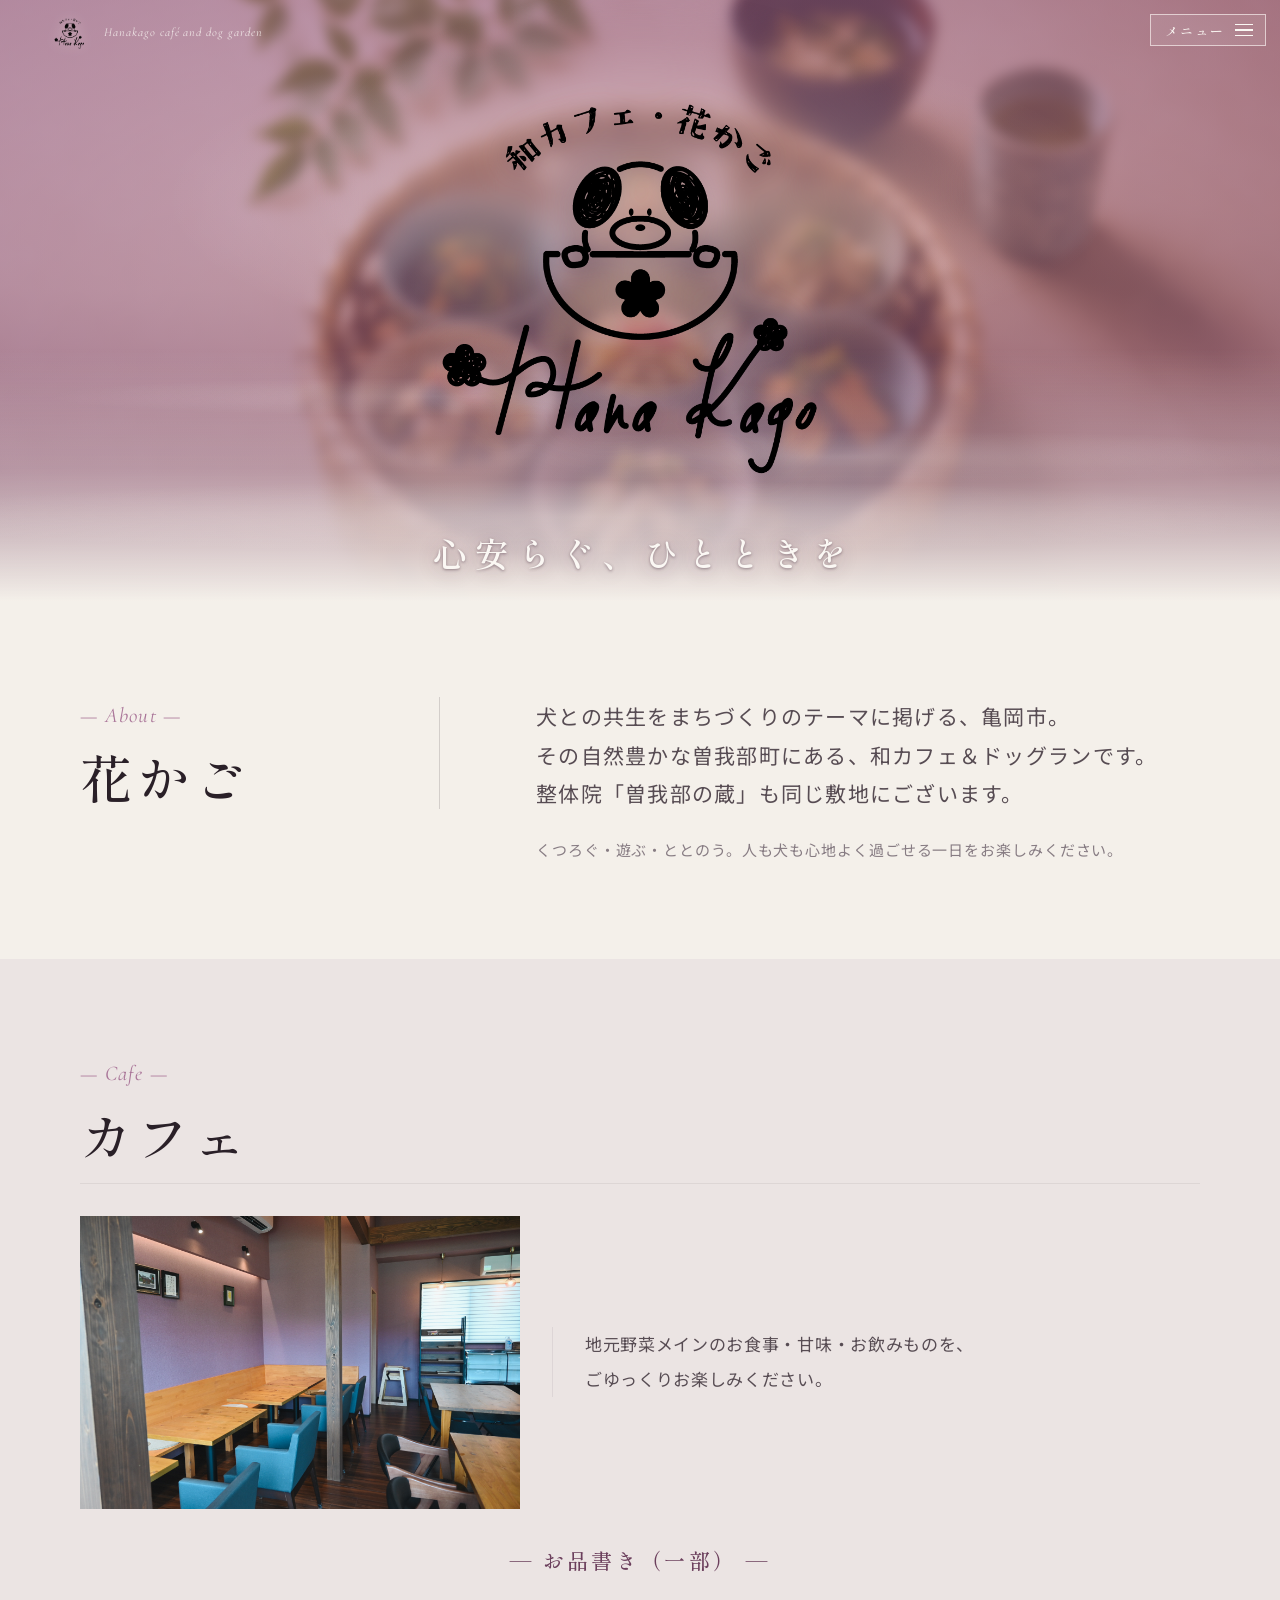
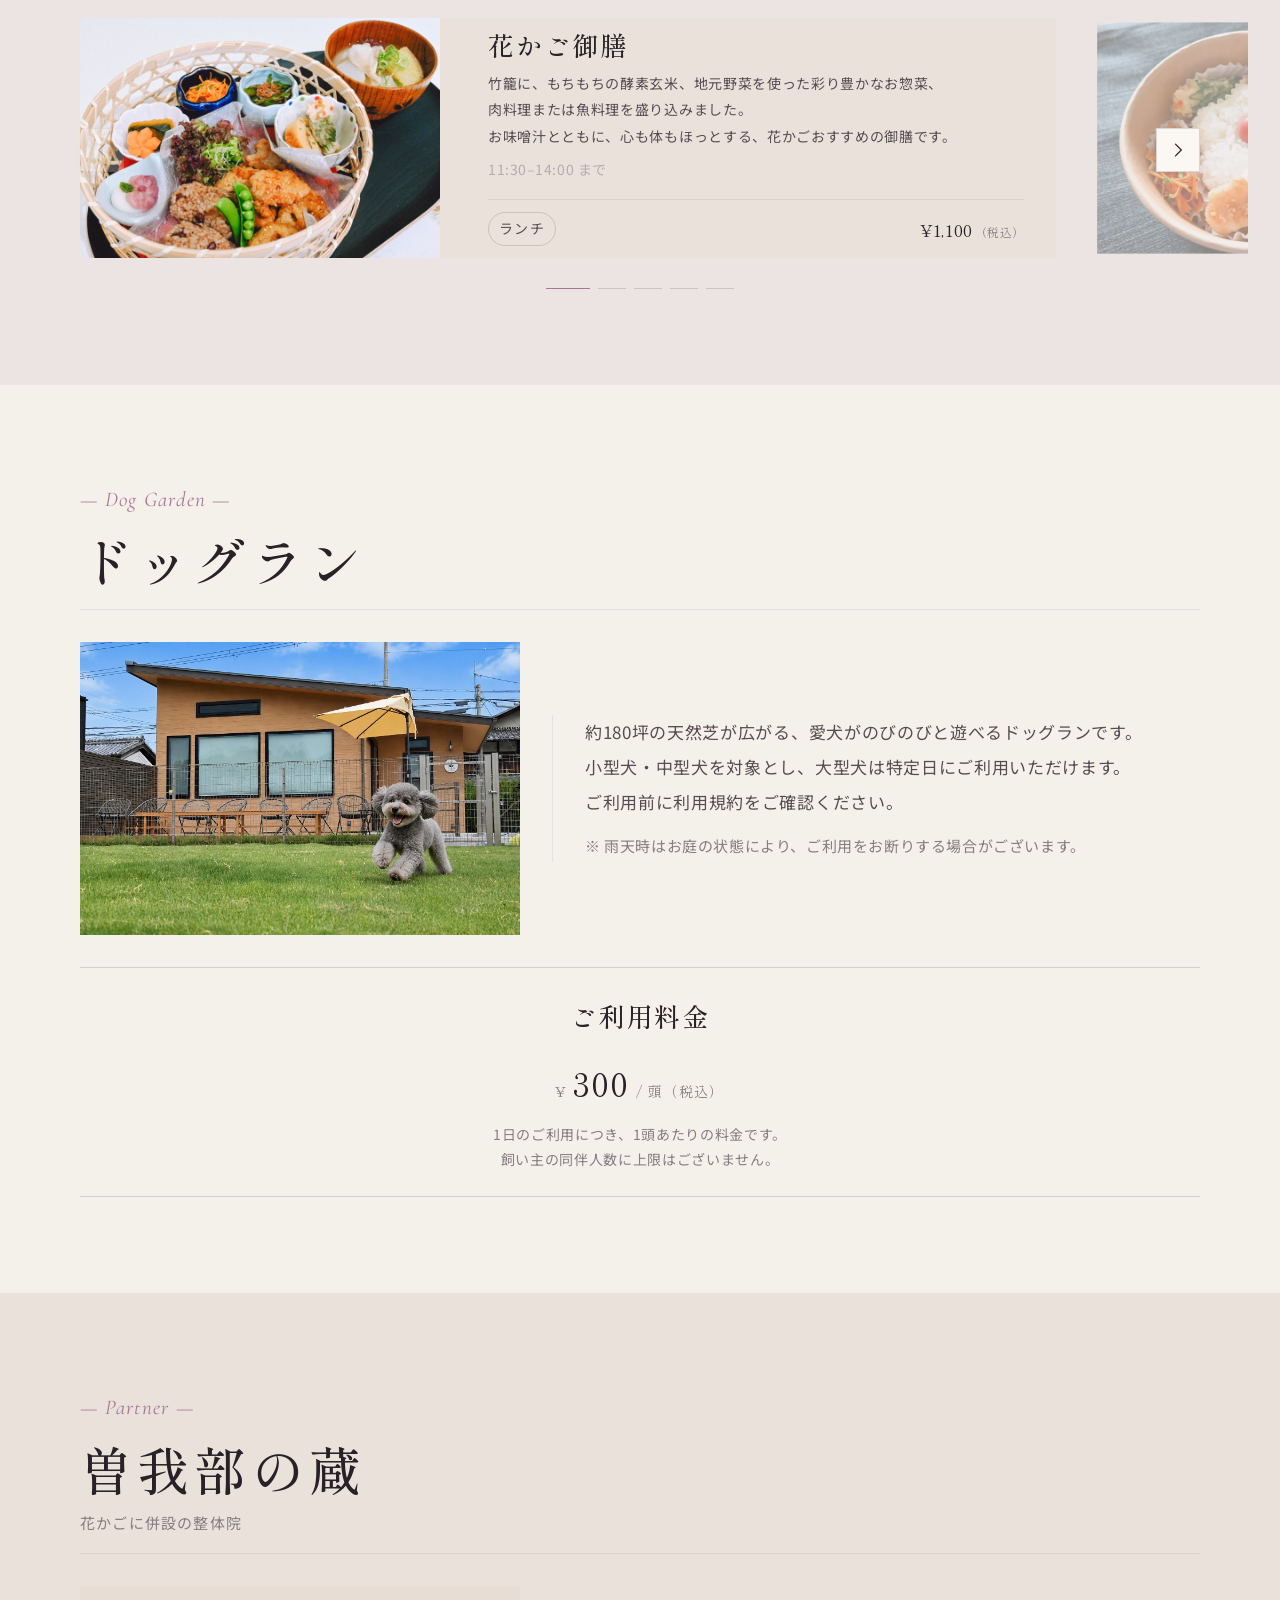
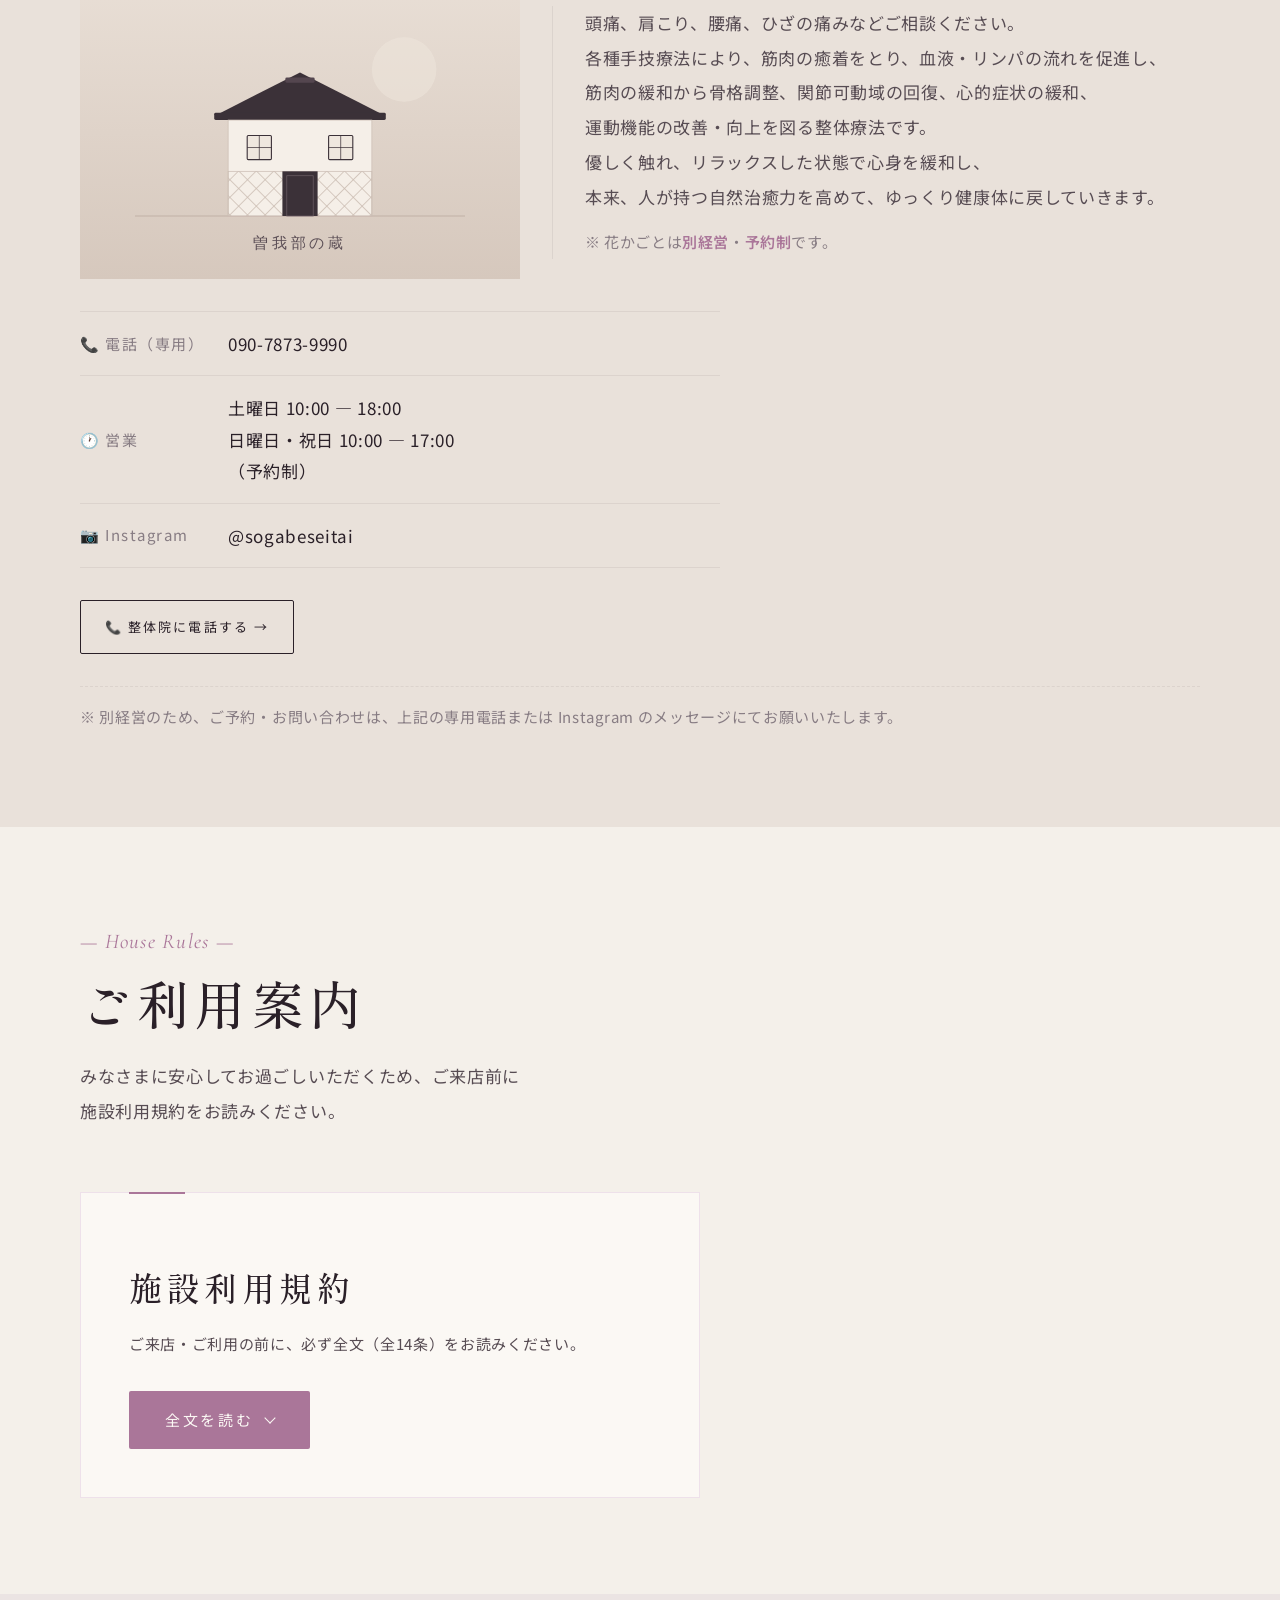
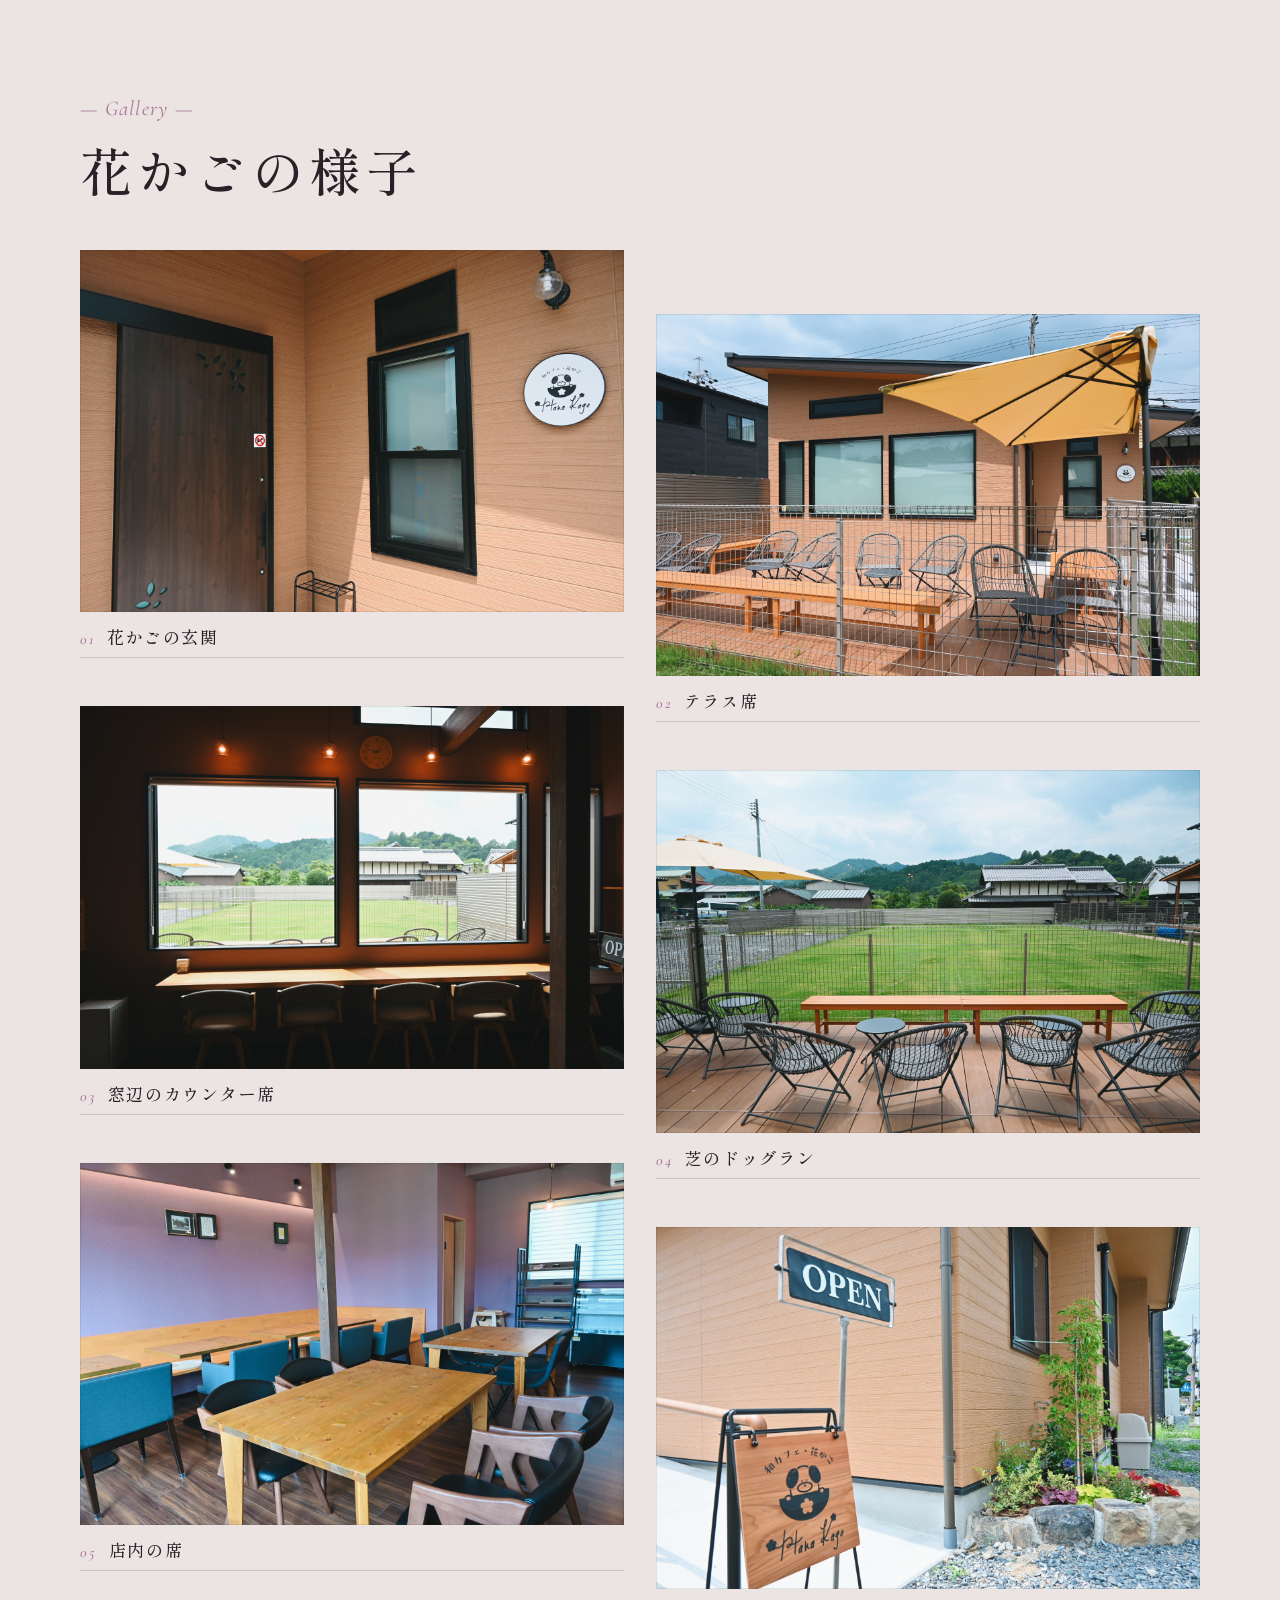
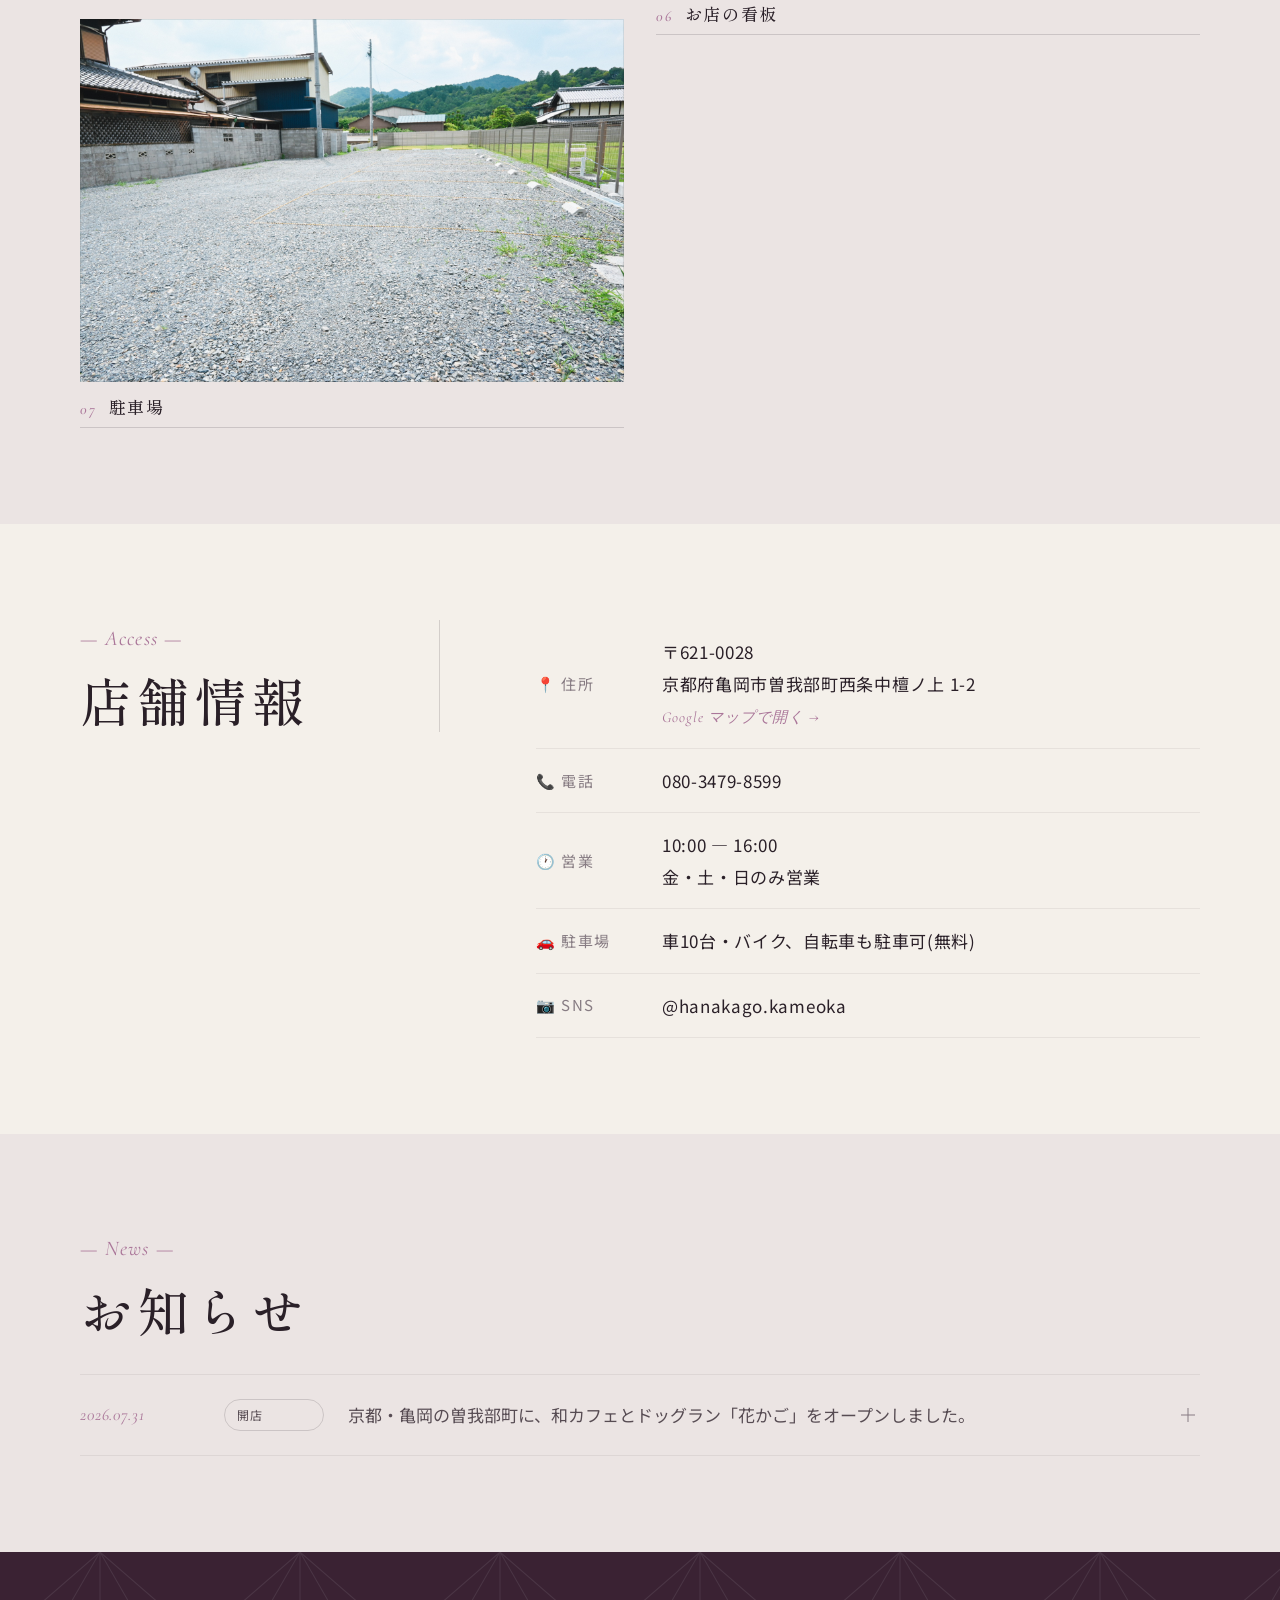
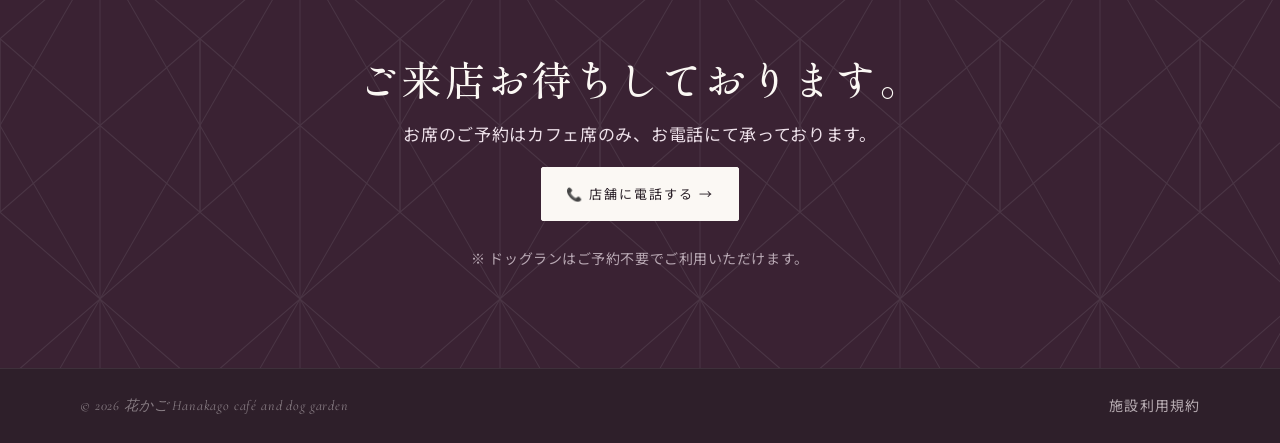
<file: index.html>
<!doctype html>
<html lang="ja">
<head>
<meta charset="utf-8">
<meta name="viewport" content="width=device-width, initial-scale=1">
<title>花かご Hanakago｜和カフェ＆ドッグラン</title>
<link rel="icon" type="image/png" href="assets/images/logo/logo.png">
<link rel="stylesheet" href="styles/kit.css">

<style>
/* ─────── 花かご — ページ全体のスタイルオーバーライド ─────── */

.hanakago .hk-brand { align-items: center; gap: 12px; }
.hanakago .hk-header { padding-block: 10px; }
.hanakago .hk-header.is-scrolled { padding-block: 8px; }
.hanakago .hk-brand__logo { width: 44px; height: 44px; display: block; flex: 0 0 auto; }
.hanakago .hk-brand__name { display: flex; align-items: baseline; gap: 8px; white-space: nowrap; line-height: 1; align-self: center; }
.hanakago .hk-brand__jp { font-family: var(--font-display-jp); font-weight: 500; font-size: 14px; letter-spacing: 0.12em; color: var(--sumi); }
.hanakago .hk-brand__en { font-family: var(--font-display-en); font-style: italic; font-size: 12px; letter-spacing: 0.08em; color: var(--sumi-3); }
/* Header sits over the mauve hero at the top — lighten brand text until scrolled */
.hanakago .hk-header:not(.is-scrolled) .hk-brand__jp { color: var(--shoji); }
.hanakago .hk-header:not(.is-scrolled) .hk-brand__en { color: rgba(251,248,244,.82); }
.hanakago .hk-header:not(.is-scrolled) .hk-brand__logo { filter: drop-shadow(0 0 7px rgba(255,251,247,.55)); }
.hanakago .hk-brand__jp, .hanakago .hk-brand__en, .hanakago .hk-brand__logo { transition: color var(--dur-sm) var(--ease), filter var(--dur-sm) var(--ease); }

.hanakago .hk-hero {
  position: relative;
  min-height: 56vh;
  margin-top: 0;
  display: grid;
  align-items: stretch;
  overflow: hidden;
  background:
    radial-gradient(ellipse 90% 64% at 50% 38%, #c496b3 0%, #a97298 48%, rgba(169,114,152,0) 82%),
    linear-gradient(180deg, #a97298 0%, #9a6488 52%, #7c4c6a 100%);
}
/* 写真は強くぼかして「色とテクスチャ」だけを背後に残す。scale で縁のにじみを画面外へ逃がす */
.hanakago .hk-hero__image { position: absolute; inset: 0; z-index: 0; overflow: hidden; }
.hanakago .hk-hero__image img {
  width: 100%; height: 100%; display: block;
  object-fit: cover; object-position: center 42%;
  filter: blur(6px) saturate(1.06);
  transform: scale(1.08);
}
/* 中央に光のハロー、周縁は深いモーヴのヴィネット。ロゴ／コピーを浮き上がらせる */
.hanakago .hk-hero__veil {
  position: absolute; inset: 0; z-index: 1; pointer-events: none;
  background:
    radial-gradient(ellipse 58% 42% at 50% 33%, rgba(255,249,245,.30) 0%, rgba(255,249,245,0) 64%),
    radial-gradient(ellipse 108% 82% at 50% 38%, rgba(176,120,158,.22) 0%, rgba(140,86,120,.50) 66%, rgba(106,64,92,.70) 100%),
    linear-gradient(180deg, rgba(169,114,152,.40) 0%, rgba(150,96,132,.36) 48%, rgba(120,74,104,.60) 100%);
}
/* ロゴ／コピーの背後だけ追加でぼかす「すりガラス」。縁は放射状マスクで柔らかく消す */
.hanakago .hk-hero__frost {
  position: absolute; z-index: 1; pointer-events: none;
  left: 50%; top: 0; transform: translateX(-50%);
  width: min(80%, 760px); height: 82%;
  -webkit-backdrop-filter: blur(12px) saturate(1.03);
  backdrop-filter: blur(12px) saturate(1.03);
  -webkit-mask-image: radial-gradient(ellipse 58% 54% at 50% 38%, #000 32%, rgba(0,0,0,0) 74%);
  mask-image: radial-gradient(ellipse 58% 54% at 50% 38%, #000 32%, rgba(0,0,0,0) 74%);
}
/* ヒーロー下端を「線」ではなく「気配」で受ける。屏風の素破霞（すやりがすみ）に
   ならい、淡い横霞を下方へ三段重ね、最下端は生成り（--kinari）のソリッドへ溶かして
   直下 About セクションとの継ぎ目を消す。ぼかしは使わず放射グラデの減衰だけで柔らかく
   し、下辺は硬いまま保って色を確実に一致させる。 */
.hanakago .hk-hero__mist {
  position: absolute; inset: 0; z-index: 1; pointer-events: none;
  background:
    radial-gradient(ellipse 42% 4.5% at 34% 66%, rgba(251,248,244,.16) 0%, rgba(251,248,244,0) 72%),
    radial-gradient(ellipse 56% 6%   at 66% 76%, rgba(251,248,244,.19) 0%, rgba(251,248,244,0) 74%),
    radial-gradient(ellipse 74% 8%   at 46% 86%, rgba(244,240,234,.26) 0%, rgba(244,240,234,0) 76%),
    linear-gradient(180deg,
      rgba(244,240,234,0)   0%,
      rgba(244,240,234,0)   58%,
      rgba(244,240,234,.28) 78%,
      rgba(244,240,234,.75) 92%,
      rgba(244,240,234,1)  100%);
}
.hanakago .hk-hero__inner {
  position: relative; z-index: 2;
  max-width: var(--container); width: 100%; margin: 0 auto;
  padding: 0 var(--gutter) var(--s-4);
  display: grid; align-content: start; justify-items: center;
}
.hanakago .hk-hero__brand {
  display: flex; flex-direction: column; align-items: center;
  gap: 0;
  width: min(54%, 560px);
}
.hanakago .hk-hero__logo {
  width: 100%; height: auto; display: block;
  filter: drop-shadow(0 0 24px rgba(255,251,247,.45)) drop-shadow(0 3px 9px rgba(58,34,51,.22));
}
.hanakago .hk-hero__copy {
  margin: -18px 0 0;
  font-family: var(--font-display-jp); font-weight: 600;
  font-size: clamp(22px, 2.7vw, 34px);
  letter-spacing: 0.24em;
  color: var(--shoji);
  text-align: center;
  text-indent: 0.24em;
  text-shadow: 0 1px 3px rgba(58,34,51,.45), 0 2px 20px rgba(58,34,51,.32);
}

/* News */
.hanakago .hk-news { background: var(--kinari-2); }
.hanakago .hk-news__list { list-style: none; padding: 0; margin: var(--s-6) 0 0; }
.hanakago .hk-news__item { border-bottom: 1px solid var(--hairline-soft); }
.hanakago .hk-news__item:first-of-type { border-top: 1px solid var(--hairline-soft); }
.hanakago .hk-news__head {
  width: 100%;
  background: transparent; border: 0;
  display: grid;
  grid-template-columns: 120px 100px 1fr 24px;
  align-items: center; gap: var(--s-5);
  padding: var(--s-5) 0;
  cursor: pointer; text-align: left;
  font: inherit; color: inherit;
  transition: background var(--dur-sm) var(--ease);
}
.hanakago .hk-news__head:hover { background: rgba(255,255,255,.30); }
.hanakago .hk-news__date  { font-family: var(--font-display-en); font-style: italic; color: var(--accent); font-size: var(--t-base); letter-spacing: 0.05em; }
.hanakago .hk-news__title { font-family: var(--font-body-jp); font-size: var(--t-base); color: var(--sumi-2); }
.hanakago .hk-news__chev {
  width: 24px; height: 24px; position: relative;
  display: inline-block;
  transition: transform var(--dur-sm) var(--ease);
  color: var(--sumi-3);
}
.hanakago .hk-news__chev::before,
.hanakago .hk-news__chev::after {
  content: ''; position: absolute; background: currentColor;
  left: 50%; top: 50%; transform: translate(-50%, -50%);
}
.hanakago .hk-news__chev::before { width: 14px; height: 1px; }
.hanakago .hk-news__chev::after  { width: 1px; height: 14px; transition: opacity var(--dur-sm) var(--ease); }
.hanakago .hk-news__head[aria-expanded="true"] .hk-news__chev          { transform: rotate(180deg); color: var(--accent); }
.hanakago .hk-news__head[aria-expanded="true"] .hk-news__chev::after   { opacity: 0; }
.hanakago .hk-news__body {
  display: grid; grid-template-rows: 0fr;
  transition: grid-template-rows 320ms var(--ease);
}
.hanakago .hk-news__head[aria-expanded="true"] + .hk-news__body { grid-template-rows: 1fr; }
.hanakago .hk-news__body-inner {
  overflow: hidden;
  display: grid;
  grid-template-columns: 120px 100px 1fr 24px;
  gap: var(--s-5);
}
.hanakago .hk-news__head[aria-expanded="true"] + .hk-news__body .hk-news__body-inner {
  padding: 0 0 var(--s-6);
}
.hanakago .hk-news__body-text {
  grid-column: 3 / 4;
  color: var(--sumi-2);
  font-size: var(--t-sm);
  line-height: 1.95;
  max-width: 56ch;
}
.hanakago .hk-news__body-text p + p { margin-top: var(--s-3); }

/* About — kakejiku grid */
.hanakago .hk-about { background: var(--kinari); position: relative; overflow: hidden; }
.hanakago .hk-about__grid {
  display: grid; grid-template-columns: 360px 1fr;
  gap: var(--s-9); align-items: start;
}
.hanakago .hk-about__head {
  padding-right: var(--s-7); border-right: 1px solid var(--hairline);
}
.hanakago .hk-about__body { display: grid; gap: var(--s-3); max-width: 72ch; }
.hanakago .hk-about__body p { color: var(--sumi-2); line-height: 1.85; letter-spacing: 0.06em; }

.hanakago .hk-about__sign {
  margin-top: var(--s-3);
  font-size: var(--t-sm); color: var(--sumi-3); line-height: 1.7;
  letter-spacing: 0.06em;
}
.hanakago .hk-about__sign em { font-family: var(--font-display-en); font-style: italic; color: var(--accent); font-size: var(--t-xs); letter-spacing: 0.18em; text-transform: uppercase; display: block; margin-bottom: var(--s-1); }
/* Menu */
.hanakago .hk-menu { background: var(--kinari-2); }

/* Cafe lead — dog-run 型のヒーロー(画像＋コピー)。お品書きは下のカルーセルへ */
.hanakago .hk-menu__inner { display: grid; grid-template-columns: minmax(0, 1fr); gap: var(--s-6); }
.hanakago .hk-menu__head {
  padding-bottom: var(--s-4);
  border-bottom: 1px solid var(--hairline-soft);
}
.hanakago .hk-menu__body { display: grid; grid-template-columns: minmax(0, 1fr); gap: var(--s-6); }
.hanakago .hk-menu__lead {
  display: grid; grid-template-columns: 440px minmax(0, 1fr);
  gap: var(--s-6);
  align-items: center;
}
.hanakago .hk-menu__hero-img {
  aspect-ratio: 3 / 2;
  overflow: hidden;
  max-width: 440px;
}
.hanakago .hk-menu__hero-img img { width: 100%; height: 100%; object-fit: cover; }
.hanakago .hk-menu__copy { color: var(--sumi-2); line-height: 2.05; max-width: 64ch; margin: 0; }
.hanakago .hk-menu__lead .hk-menu__copy {
  padding-left: var(--s-6);
  border-left: 1px solid var(--hairline-soft);
  max-width: none;
  /* スペースの無い和文はグリッドの min-width:auto でトラックが min-content まで
     広がり折り返さない。min-width:0 でトラックを 1fr に収めて確実に折り返す。 */
  min-width: 0;
}

.hanakago .hk-menu__featured {
  list-style: none; padding: 0; margin: 0;
  display: flex;
  gap: var(--s-5);
  overflow-x: auto;
  overflow-y: hidden;
  scroll-snap-type: x mandatory;
  scroll-behavior: smooth;
  scrollbar-width: none;
  -webkit-overflow-scrolling: touch;
  padding: 6px var(--s-7);
  margin: 0 calc(var(--s-7) * -1);
}
.hanakago .hk-menu__featured::-webkit-scrollbar { display: none; }
.hanakago .hk-menu__item {
  flex: 0 0 calc(100% - var(--s-9) - var(--s-7));
  scroll-snap-align: center;
  display: grid; grid-template-columns: 360px 1fr;
  gap: var(--s-7); align-items: stretch;
  background: var(--washi);
  cursor: pointer;
  opacity: 0.45;
  transform: scale(0.965);
  transition: opacity 380ms cubic-bezier(.22,.61,.36,1), transform 380ms cubic-bezier(.22,.61,.36,1);
  height: 240px;
  overflow: hidden;
}
.hanakago .hk-menu__item.is-active {
  opacity: 1;
  transform: scale(1);
  cursor: default;
}
.hanakago .hk-menu__carousel {
  position: relative;
  margin-top: 0;
}
.hanakago .hk-menu__nav {
  margin-top: var(--s-5);
  display: contents;
}
.hanakago .hk-menu__arrow {
  position: absolute; top: 50%;
  transform: translateY(-50%);
  width: 44px; height: 44px;
  background: var(--shoji);
  border: 1px solid var(--hairline);
  border-radius: 0;
  color: var(--sumi);
  cursor: pointer;
  display: grid; place-items: center;
  z-index: 2;
  box-shadow: 0 6px 18px -8px rgba(42,38,34,.25);
  transition: background 200ms, color 200ms, opacity 200ms;
}
.hanakago .hk-menu__arrow svg { width: 20px; height: 20px; display: block; }
.hanakago .hk-menu__arrow:hover { background: var(--sumi); color: var(--shoji); }
.hanakago .hk-menu__arrow:disabled { opacity: .25; cursor: not-allowed; }
.hanakago .hk-menu__arrow--prev { left: 0; }
.hanakago .hk-menu__arrow--next { right: 0; }
.hanakago .hk-menu__dots {
  display: flex; justify-content: center; gap: 8px;
  margin-top: var(--s-5);
}
.hanakago .hk-menu__dot {
  width: 28px; height: 1.5px;
  background: var(--hairline);
  border: 0; padding: 0; cursor: pointer;
  transition: background 240ms var(--ease), width 240ms var(--ease);
}
.hanakago .hk-menu__dot.is-active { background: var(--accent); width: 44px; }
.hanakago .hk-menu__dot:focus-visible { outline: 2px solid var(--accent); outline-offset: 4px; }
.hanakago .hk-menu__featured-label {
  text-align: center;
  font-family: var(--font-display-jp); font-weight: 500; font-style: normal;
  font-size: var(--t-md); color: var(--accent-deep);
  letter-spacing: 0.16em;
  margin: 0;
}
.hanakago .hk-menu__item-img { width: 360px; height: 240px; overflow: hidden; }
.hanakago .hk-menu__item-img img { width: 100%; height: 100%; object-fit: cover; display: block; }
.hanakago .hk-menu__item-meta { padding: var(--s-4) var(--s-6) var(--s-4) 0;
  display: grid; align-content: center; gap: var(--s-2); overflow: hidden; }
.hanakago .hk-menu__item-name { font-family: var(--font-display-jp); font-weight: 500; font-size: var(--t-lg); letter-spacing: 0.08em; color: var(--sumi); margin: 0; }
.hanakago .hk-menu__item-desc { color: var(--sumi-2); line-height: 1.9; font-size: var(--t-xs); margin: 0; }
.hanakago .hk-menu__item-foot {
  display: flex; justify-content: space-between; align-items: center;
  margin-top: var(--s-2); padding-top: var(--s-3);
  border-top: 1px solid var(--hairline-soft);
}
.hanakago .hk-menu__item-price { font-family: var(--font-display-jp); font-size: var(--t-base); color: var(--sumi); }
.hanakago .hk-menu__item-price .hk-menu__item-tax { font-size: 0.7em; color: var(--sumi-3); margin-left: 2px; letter-spacing: 0.02em; }
.hanakago .hk-menu__item-note { font-size: var(--t-xs); color: var(--sumi-4); letter-spacing: 0.04em; margin: 0; }
.hanakago .hk-menu__item-foot .hk-chip { font-size: var(--t-xs); padding: 3px 10px; }

/* Dog run */
.hanakago .hk-dog { background: var(--kinari); position: relative; overflow: hidden; }
.hanakago .hk-dog__inner { display: grid; gap: var(--s-6); }
.hanakago .hk-dog__head {
  padding-bottom: var(--s-4);
  border-bottom: 1px solid var(--hairline-soft);
  display: grid; grid-template-columns: minmax(0, 1fr) 360px;
  gap: 0 var(--s-7); align-items: end;
}
.hanakago .hk-dog__head .hk-eyebrow { grid-column: 1 / 2; grid-row: 1; }
.hanakago .hk-dog__head .hk-h2     { grid-column: 1 / 2; grid-row: 2; }
.hanakago .hk-dog__head .hk-sub    { grid-column: 2 / 3; grid-row: 1 / 3; align-self: end; text-align: right; }
.hanakago .hk-dog__body { display: grid; gap: var(--s-6); }
.hanakago .hk-dog__copy { color: var(--sumi-2); line-height: 2.05; max-width: 64ch; margin: 0; }
.hanakago .hk-dog__lead {
  display: grid; grid-template-columns: 440px 1fr;
  gap: var(--s-6);
  align-items: center;
}
.hanakago .hk-dog__lead .hk-dog__copy {
  padding-left: var(--s-6);
  border-left: 1px solid var(--hairline-soft);
  max-width: none;
}
.hanakago .hk-dog__hero-img {
  aspect-ratio: 3 / 2;
  overflow: hidden;
  max-width: 440px;
}
.hanakago .hk-dog__hero-img img { width: 100%; height: 100%; object-fit: cover; }

/* Pricing — tighter scale for the dog section */
.hanakago .hk-pricing__col { padding: var(--s-5) var(--s-4); }
.hanakago .hk-pricing__plan { font-size: var(--t-sm); margin-bottom: var(--s-2); }
.hanakago .hk-pricing__jp { font-size: var(--t-lg); margin-bottom: var(--s-3); }
.hanakago .hk-pricing__price { font-size: var(--t-xl); margin-bottom: var(--s-2); }
.hanakago .hk-pricing__price .yen { font-size: var(--t-sm); }
.hanakago .hk-pricing__price .unit { font-size: var(--t-xs); }
.hanakago .hk-pricing__note { font-size: var(--t-xs); line-height: 1.8; }
/* 一律料金（単一プラン）の表示。3列グリッドを1列に畳み、中央寄せにする */
.hanakago .hk-pricing--single { grid-template-columns: 1fr; }
.hanakago .hk-pricing--single .hk-pricing__col { border-right: 0; text-align: center; }

/* Dog flag — small caption appended inside the dog-run lead copy */
.hanakago .hk-dog__flag {
  display: inline-block; margin-top: var(--s-3);
  font-size: var(--t-sm); color: var(--sumi-3); letter-spacing: 0.04em;
  line-height: 1.85;
}

/* ------------------------------ ご利用にあたって / 施設利用規約 */
.hanakago .hk-guide { background: var(--kinari); position: relative; }
.hanakago .hk-guide__lead {
  color: var(--sumi-2); line-height: 2.05; max-width: 62ch;
  margin: var(--s-5) 0 var(--s-7);
}
/* ---- 施設利用規約 全文を読ませる誘導（native details） ---- */
.hanakago .hk-terms { margin-top: var(--s-8); }

/* 閉じているとき: 「読みたくなる」招待パネル（summary 全体がボタン） */
.hanakago .hk-terms__cta {
  list-style: none; cursor: pointer; display: block; position: relative;
  max-width: 620px; margin: 0; text-align: left;
  padding: var(--s-8) var(--s-7) var(--s-7);
  background: var(--shoji);
  border: 1px solid var(--hana-pale);
  transition: border-color var(--dur-sm) var(--ease), box-shadow var(--dur-md) var(--ease), transform var(--dur-sm) var(--ease);
}
.hanakago .hk-terms__cta::-webkit-details-marker { display: none; }
.hanakago .hk-terms__cta::before {
  content: ''; position: absolute; left: var(--s-7); top: -1px;
  width: 56px; height: 2px;
  background: var(--accent);
}
.hanakago .hk-terms__cta:hover { border-color: var(--hana); box-shadow: var(--shadow-float); transform: translateY(-2px); }
.hanakago .hk-terms__cta:focus-visible { outline: 2px solid var(--accent); outline-offset: 4px; }
.hanakago .hk-terms__cta-title {
  display: block; font-family: var(--font-display-jp); font-weight: 500;
  font-size: var(--t-xl); color: var(--sumi); letter-spacing: 0.14em;
}
.hanakago .hk-terms__cta-note {
  display: block; font-size: var(--t-sm); color: var(--sumi-2);
  margin: var(--s-3) 0 var(--s-6); line-height: 1.9;
}
.hanakago .hk-terms__cta-btn {
  display: inline-flex; align-items: center; gap: 12px;
  padding: 15px 36px;
  background: var(--accent); color: var(--shoji);
  border-radius: var(--r-1);
  font-family: var(--font-body-jp); font-size: var(--t-sm); letter-spacing: 0.18em;
  transition: background var(--dur-sm) var(--ease), color var(--dur-sm) var(--ease);
}
.hanakago .hk-terms__cta:hover .hk-terms__cta-btn { background: var(--accent-deep); }
.hanakago .hk-terms__cta-arrow {
  width: 8px; height: 8px; margin-top: -4px;
  border-right: 1.5px solid currentColor; border-bottom: 1.5px solid currentColor;
  transform: rotate(45deg); transition: transform var(--dur-sm) var(--ease);
}
.hanakago .hk-terms[open] .hk-terms__cta-arrow { transform: rotate(-135deg); margin-top: 3px; }
.hanakago .hk-terms[open] .hk-terms__cta-open  { display: none; }
.hanakago .hk-terms:not([open]) .hk-terms__cta-close { display: none; }
/* 開いたとき: 招待感を静めて本文を主役に。ボタンは「とじる」テキストへ */
.hanakago .hk-terms[open] .hk-terms__cta {
  border: 0; background: transparent; padding: 0 0 var(--s-2);
  box-shadow: none; transform: none;
}
.hanakago .hk-terms[open] .hk-terms__cta::before { display: none; }
.hanakago .hk-terms[open] .hk-terms__cta-title,
.hanakago .hk-terms[open] .hk-terms__cta-note { display: none; }
.hanakago .hk-terms[open] .hk-terms__cta-btn {
  background: transparent; color: var(--accent-deep); padding: var(--s-2) 0; letter-spacing: 0.16em;
}
.hanakago .hk-terms[open] .hk-terms__cta:hover .hk-terms__cta-btn { color: var(--accent); }
.hanakago .hk-terms__body { max-width: 760px; margin: 0; padding-top: var(--s-6); }
.hanakago .hk-terms__meta {
  font-family: var(--font-display-en); font-style: italic;
  color: var(--accent); font-size: var(--t-sm); letter-spacing: 0.06em;
  margin: 0 0 var(--s-5);
}
.hanakago .hk-terms__articles { list-style: none; margin: 0; padding: 0; }
.hanakago .hk-terms__article { padding: var(--s-5) 0; border-top: 1px solid var(--hairline-soft); }
.hanakago .hk-terms__article:first-child { border-top: 0; padding-top: 0; }
.hanakago .hk-terms__art-title {
  font-family: var(--font-display-jp); font-weight: 500;
  font-size: var(--t-base); color: var(--sumi);
  letter-spacing: 0.08em; margin: 0 0 var(--s-3);
}
.hanakago .hk-terms__article > p { font-size: var(--t-sm); color: var(--sumi-2); line-height: 1.95; margin: 0; }
.hanakago .hk-terms__sub { margin: var(--s-2) 0 0; padding-left: 1.6em; }
.hanakago .hk-terms__sub li { font-size: var(--t-sm); color: var(--sumi-2); line-height: 1.95; margin: 4px 0; }
.hanakago .hk-terms__note { font-size: var(--t-xs); color: var(--sumi-3); margin: var(--s-3) 0 0; }
.hanakago .hk-terms__enact {
  margin: var(--s-6) 0 0; padding-top: var(--s-5);
  border-top: 1px solid var(--hairline-soft);
  font-size: var(--t-sm); color: var(--sumi-2); line-height: 2;
}
@media (prefers-reduced-motion: no-preference) {
  .hanakago .hk-terms[open] .hk-terms__body { animation: hk-terms-in var(--dur-md) var(--ease); }
  @keyframes hk-terms-in { from { opacity: 0; transform: translateY(6px); } to { opacity: 1; transform: none; } }
}
@media print {
  .hanakago .hk-terms > .hk-terms__body { display: block !important; }
  .hanakago .hk-terms__cta { display: none !important; }
}
/* Footer 施設利用規約 link */
.hanakago .hk-footer__terms {
  font-family: var(--font-body-jp); font-style: normal;
  letter-spacing: 0.08em; color: var(--sumi-4);
}
.hanakago .hk-footer__terms:hover { color: var(--shoji); }

/* ==================== 和文の折り返し ====================
   狭い画面では1行が15〜22字しかなく、任意の文字位置で折り返されると読みにくい。
   文節単位で折り返し（auto-phrase）・禁則を厳密化・行末の孤立文字を抑制する。
   いずれも未対応ブラウザでは無視され、既定の折り返しに戻るだけの上乗せ指定。 */
.hanakago .p-lg,
.hanakago .hk-about__sign,
.hanakago .hk-menu__copy,
.hanakago .hk-menu__item-desc,
.hanakago .hk-dog__copy,
.hanakago .hk-dog__flag,
.hanakago .hk-pricing__note,
.hanakago .hk-clinic__copy,
.hanakago .hk-clinic__notes,
.hanakago .hk-clinic__row dd,
.hanakago .hk-guide__lead,
.hanakago .hk-terms__cta-note,
.hanakago .hk-terms__article > p,
.hanakago .hk-terms__article li,
.hanakago .hk-access__row dd,
.hanakago .hk-news__body-text {
  word-break: auto-phrase;
  line-break: strict;
  text-wrap: pretty;
}

/* 見出し・短いリード文は行の長さを揃えた方が締まる */
.hanakago .hk-h2,
.hanakago .hk-menu__item-name,
.hanakago .hk-clinic__kicker,
.hanakago .hk-terms__cta-title {
  text-wrap: balance;
}

/* ==================== RESPONSIVE ==================== */
/* Tablet and below */
@media (max-width: 1080px) {
  .hanakago { --gutter: 40px; }
  .hanakago .hk-footer__inner { grid-template-columns: 1fr; gap: var(--s-7); }
  .hanakago .hk-dog__head { grid-template-columns: 1fr; }
  .hanakago .hk-dog__head .hk-sub { grid-column: 1; grid-row: auto; text-align: left; align-self: start; }
}

/* Mobile */
@media (max-width: 720px) {
  .hanakago { --gutter: 20px; --section-py: 64px; --s-9: 56px; }

  /* Header */
  .hanakago .hk-header { padding: 14px 20px; }
  .hanakago .hk-header.is-scrolled { padding: 10px 20px; }
  .hanakago .hk-header-hours { display: none; }
  .hanakago .hk-brand__logo { width: 40px; height: 40px; }
  .hanakago .hk-brand__en { font-size: 12px; letter-spacing: 0.06em; white-space: normal; }

  /* Hero — tighter on mobile */
  .hanakago .hk-hero { min-height: 0; }
  .hanakago .hk-hero__inner { padding: 16px 20px var(--s-4); min-height: 52svh; }
  .hanakago .hk-hero__brand { width: min(80%, 400px); }
  .hanakago .hk-hero__copy { font-size: clamp(18px, 4.6vw, 26px); }

  /* Section titles */
  .hanakago .hk-h2 { font-size: var(--t-2xl); }

  /* News */
  .hanakago .hk-news__head {
    grid-template-columns: 1fr 24px;
    gap: var(--s-1) var(--s-3); padding: var(--s-4) 0;
  }
  .hanakago .hk-news__date  { grid-column: 1; grid-row: 1; font-size: var(--t-xs); }
  .hanakago .hk-news__head .hk-chip { grid-column: 1; grid-row: 2; justify-self: start; }
  .hanakago .hk-news__title { grid-column: 1; grid-row: 3; font-size: var(--t-sm); margin-top: 4px; }
  .hanakago .hk-news__chev  { grid-column: 2; grid-row: 1 / 4; align-self: center; }
  .hanakago .hk-news__body-inner { grid-template-columns: 1fr; padding-right: 24px; }
  .hanakago .hk-news__body-text  { grid-column: 1; }

  /* About */
  .hanakago .hk-about__grid { grid-template-columns: 1fr; gap: var(--s-5); }
  .hanakago .hk-about__head { padding-right: 0; border-right: 0; }

  /* Menu */
  .hanakago .hk-menu__lead { grid-template-columns: 1fr; gap: var(--s-5); }
  .hanakago .hk-menu__lead .hk-menu__copy { padding-left: 0; border-left: 0; }
  .hanakago .hk-menu__hero-img {
    aspect-ratio: 3 / 2; max-height: 220px; width: auto; max-width: 100%;
    margin-left: auto; margin-right: auto;
  }
  .hanakago .hk-menu__featured { gap: var(--s-3); padding: 6px 20px; margin: 0 -20px; }
  .hanakago .hk-menu__item { flex-basis: calc(100% - 56px); grid-template-columns: 1fr; gap: 0; height: auto; }
  .hanakago .hk-menu__item-img { width: 100%; height: auto; aspect-ratio: 3 / 2; }
  .hanakago .hk-menu__item-meta { padding: var(--s-4) var(--s-5) var(--s-5); }

  /* Mobile carousel controls — switch nav from display:contents to a flex row */
  .hanakago .hk-menu__nav {
    display: flex !important;
    align-items: center;
    justify-content: center;
    gap: 14px;
    margin-top: var(--s-5);
  }
  .hanakago .hk-menu__arrow {
    position: static;
    transform: none;
    width: 36px; height: 36px;
    box-shadow: none;
    background: transparent;
    border: 1px solid var(--hairline-soft);
  }
  .hanakago .hk-menu__arrow:hover { background: var(--sumi); color: var(--shoji); }
  .hanakago .hk-menu__arrow svg { width: 16px; height: 16px; }
  .hanakago .hk-menu__dots {
    margin-top: 0;
    gap: 10px;
  }
  .hanakago .hk-menu__dots .hk-menu__dot { width: 20px; }
  .hanakago .hk-menu__dots .hk-menu__dot.is-active { width: 32px; }

  /* Dog — image kept compact (~220px tall) to match the surrounding rhythm */
  .hanakago .hk-dog__lead {
    grid-template-columns: 1fr;
    gap: var(--s-5);
  }
  .hanakago .hk-dog__lead .hk-dog__copy {
    padding-left: 0;
    border-left: 0;
  }
  .hanakago .hk-dog__hero-img {
    aspect-ratio: 3 / 2;
    max-height: 220px;
    width: auto;
    max-width: 100%;
    margin-left: auto; margin-right: auto;
  }
  .hanakago .hk-pricing { grid-template-columns: 1fr; gap: var(--s-3); }
  .hanakago .hk-terms__cta { padding: var(--s-7) var(--s-5); }
  .hanakago .hk-terms__cta::before { left: var(--s-5); }
  .hanakago .hk-terms__cta-btn { display: flex; width: 100%; justify-content: center; }

  /* Gallery — keep 2 columns + the staggered look on mobile too */
  .hanakago .hk-gallery-wrap .hk-gallery { grid-template-columns: repeat(2, 1fr); gap: var(--s-3); }
  .hanakago .hk-gallery-wrap .hk-gphoto:nth-child(even) { transform: translateY(var(--s-6)); }
  .hanakago .hk-gphoto__plate { font-size: var(--t-sm); margin-top: var(--s-2); gap: 8px; }
  .hanakago .hk-gphoto__no { font-size: var(--t-xs); }

  /* Access — 基本スタイルがこのメディアクエリより後(640行目以降)に定義されて
     いるため、同詳細度だと後勝ちで負ける。.hk-access を前置きして詳細度を上げ、
     モバイル指定が確実に勝つようにする（Gallery と同じ回避策）。 */
  .hanakago .hk-access .hk-access__grid { grid-template-columns: 1fr; gap: var(--s-5); }
  .hanakago .hk-access .hk-access__head { padding-right: 0; border-right: 0; }
  .hanakago .hk-access .hk-access__row { grid-template-columns: 1fr; gap: 4px; padding: var(--s-3) 0; }
  .hanakago .hk-access .hk-access__row dt { font-size: var(--t-xs); }
  .hanakago .hk-access .hk-access__map-link { font-size: var(--t-xs); }

  /* 整体院 — Access と同様、基本スタイルが後に定義されているため
     .hk-clinic を前置きして詳細度を上げ、モバイル指定を確実に勝たせる。 */
  .hanakago .hk-clinic .hk-clinic__lead { grid-template-columns: 1fr; gap: var(--s-5); }
  .hanakago .hk-clinic .hk-clinic__lead .hk-clinic__copy { padding-left: 0; border-left: 0; }
  .hanakago .hk-clinic .hk-clinic__hero-img {
    aspect-ratio: 3 / 2; max-height: 220px; width: auto; max-width: 100%;
    margin-left: auto; margin-right: auto;
  }
  .hanakago .hk-clinic .hk-clinic__row { grid-template-columns: 1fr; gap: 4px; padding: var(--s-3) 0; }
  .hanakago .hk-clinic .hk-clinic__row dt { font-size: var(--t-xs); }

  /* CTA — centered, full-width buttons on mobile */
  .hanakago .hk-cta__inner {
    gap: var(--s-4);
    padding: 48px 24px;
  }
  .hanakago .hk-cta h2 {
    font-size: clamp(20px, 5.6vw, 24px) !important;
    letter-spacing: 0.04em;
    line-height: 1.55;
  }
  .hanakago .hk-cta p {
    font-size: var(--t-sm);
    line-height: 1.85;
    margin: 8px 0 0;
  }
  .hanakago .hk-cta__actions {
    flex-direction: column;
    width: 100%;
    gap: var(--s-3);
  }
  .hanakago .hk-cta .hk-btn {
    width: 100%;
    padding: 14px 18px;
    justify-content: center;
    text-align: center;
  }

  /* Footer */
  .hanakago .hk-footer__inner { padding: var(--s-9) 20px var(--s-7); }
  .hanakago .hk-footer__cols { grid-template-columns: 1fr 1fr; gap: var(--s-5); }
  .hanakago .hk-footer__legal { flex-direction: column; gap: var(--s-2); align-items: flex-start; font-size: var(--t-xs); }
}

/* Very small phones */
@media (max-width: 420px) {
  .hanakago .hk-footer__cols { grid-template-columns: 1fr; }
}

/* Gallery — staggered photo grid */
.hanakago .hk-gallery-wrap { background: var(--kinari-2); }
.hanakago .hk-gallery {
  display: grid;
  grid-template-columns: repeat(2, 1fr);
  gap: var(--s-7) var(--s-6);
  margin-top: var(--s-7);
}
.hanakago .hk-gphoto {
  display: block;
  width: 100%;
  border: 0; padding: 0; margin: 0;
  background: transparent;
  cursor: pointer;
  outline: 0;
  text-align: left;
}
.hanakago .hk-gphoto:nth-child(even) { transform: translateY(var(--s-8)); }
.hanakago .hk-gphoto__frame {
  display: block; position: relative;
  width: 100%;
  aspect-ratio: 3 / 2;
  overflow: hidden;
  background: var(--kinari);
}
.hanakago .hk-gphoto__frame::after {
  content: ''; position: absolute; inset: 0;
  border: 1px solid rgba(42,38,34,.10);
  pointer-events: none;
}
.hanakago .hk-gphoto__frame img {
  position: absolute; inset: 0;
  width: 100%; height: 100%; object-fit: cover; object-position: center;
  display: block;
  transition: transform 700ms cubic-bezier(.22,.61,.36,1), filter 500ms var(--ease);
  filter: saturate(.96);
}
.hanakago .hk-gphoto:hover .hk-gphoto__frame img { transform: scale(1.04); filter: saturate(1.05); }
.hanakago .hk-gphoto__plate {
  display: flex; align-items: baseline; gap: 12px;
  margin-top: var(--s-3);
  padding-bottom: 8px;
  border-bottom: 1px solid var(--hairline);
  font-family: var(--font-display-jp); font-weight: 500;
  font-size: var(--t-base); letter-spacing: 0.10em; color: var(--sumi);
  transition: border-color 300ms var(--ease);
}
.hanakago .hk-gphoto:hover .hk-gphoto__plate { border-bottom-color: var(--accent); }
.hanakago .hk-gphoto__no {
  font-family: var(--font-display-en); font-style: italic;
  font-size: var(--t-sm); color: var(--accent); letter-spacing: 0.12em;
}

/* Access */
.hanakago .hk-access { background: var(--kinari); position: relative; overflow: hidden; }
.hanakago .hk-access__grid { display: grid; grid-template-columns: 360px 1fr; gap: var(--s-9); align-items: start; }
.hanakago .hk-access__head { padding-right: var(--s-7); border-right: 1px solid var(--hairline); }
.hanakago .hk-access__map-link {
  display: inline-flex; align-items: center; gap: 6px;
  margin-top: 4px;
  font-family: var(--font-display-en); font-style: italic;
  font-size: var(--t-sm); color: var(--accent);
  letter-spacing: 0.06em;
  text-decoration: none;
  transition: color 180ms var(--ease);
}
.hanakago .hk-access__map-link:hover { color: var(--sumi); }
.hanakago .hk-access__info { margin: 0; display: grid; gap: 0; }
.hanakago .hk-access__row {
  display: grid; grid-template-columns: 110px 1fr; gap: var(--s-4);
  padding: var(--s-4) 0; border-bottom: 1px solid var(--hairline-soft);
}
.hanakago .hk-access__row dt {
  display: flex; align-items: center; gap: 8px;
  font-family: var(--font-body-jp); font-size: var(--t-sm);
  color: var(--sumi-3); letter-spacing: 0.10em;
}
.hanakago .hk-access__row dd {
  margin: 0; font-family: var(--font-body-jp); font-size: var(--t-base);
  line-height: 1.85; color: var(--sumi);
}
.hanakago .hk-access__phone { font-family: var(--font-body-jp); font-style: normal; font-size: var(--t-base); color: var(--sumi); letter-spacing: 0.04em; }

/* 併設の整体院 — 別経営・予約制のご案内。ドッグランと同じ「見出し（下線）＋本文＋情報＋注記」構成 */
.hanakago .hk-clinic { background: var(--washi); position: relative; }
.hanakago .hk-clinic__inner { display: grid; gap: var(--s-6); }
.hanakago .hk-clinic__head {
  padding-bottom: var(--s-4);
  border-bottom: 1px solid var(--hairline-soft);
}
.hanakago .hk-clinic__kicker {
  margin: var(--s-2) 0 0;
  font-family: var(--font-body-jp); font-size: var(--t-sm);
  color: var(--sumi-3); letter-spacing: 0.08em;
}
.hanakago .hk-clinic__body { display: grid; gap: var(--s-6); }
.hanakago .hk-clinic__lead {
  display: grid; grid-template-columns: 440px 1fr;
  gap: var(--s-6); align-items: center;
}
.hanakago .hk-clinic__hero-img { aspect-ratio: 3 / 2; overflow: hidden; max-width: 440px; }
.hanakago .hk-clinic__hero-img img { width: 100%; height: 100%; object-fit: cover; }
.hanakago .hk-clinic__copy { color: var(--sumi-2); line-height: 2.05; max-width: 64ch; margin: 0; }
.hanakago .hk-clinic__lead .hk-clinic__copy {
  padding-left: var(--s-6); border-left: 1px solid var(--hairline-soft); max-width: none;
}
.hanakago .hk-clinic__flag {
  display: inline-block; margin-top: var(--s-3);
  font-size: var(--t-sm); color: var(--sumi-3); letter-spacing: 0.04em;
}
.hanakago .hk-clinic__flag strong { color: var(--accent); font-weight: 600; }
.hanakago .hk-clinic__info { margin: 0; display: grid; gap: 0; max-width: 640px; }
.hanakago .hk-clinic__row {
  display: grid; grid-template-columns: 132px 1fr; gap: var(--s-4);
  padding: var(--s-4) 0; border-bottom: 1px solid var(--hairline-soft);
}
.hanakago .hk-clinic__row:first-child { border-top: 1px solid var(--hairline-soft); }
.hanakago .hk-clinic__row dt {
  display: flex; align-items: center; gap: 8px;
  font-family: var(--font-body-jp); font-size: var(--t-sm);
  color: var(--sumi-3); letter-spacing: 0.10em;
}
.hanakago .hk-clinic__row dd {
  margin: 0; font-family: var(--font-body-jp); font-size: var(--t-base);
  line-height: 1.85; color: var(--sumi);
}
.hanakago .hk-clinic__phone { font-style: normal; letter-spacing: 0.04em; color: var(--sumi); }
.hanakago .hk-clinic__map-link {
  display: inline-flex; align-items: center; gap: 6px; margin-top: 4px;
  font-family: var(--font-display-en); font-style: italic;
  font-size: var(--t-sm); color: var(--accent); letter-spacing: 0.06em;
  text-decoration: none; transition: color 180ms var(--ease);
}
.hanakago .hk-clinic__map-link:hover { color: var(--sumi); }
.hanakago .hk-clinic__actions { justify-self: start; }
.hanakago .hk-clinic__notes {
  margin: 0; padding-top: var(--s-4);
  border-top: 1px dashed var(--hairline-soft);
  font-size: var(--t-sm); color: var(--sumi-3); line-height: 1.85;
}

/* CTA band */
.hanakago .hk-cta {
  background: var(--hana-panel);
  color: var(--shoji);
  position: relative;
  overflow: hidden;
}
.hanakago .hk-cta__pattern {
  position: absolute; inset: 0;
  background: url('assets/patterns/pattern-asanoha.svg');
  background-size: 200px;
  filter: invert(1);
  opacity: 0.10;
}
.hanakago .hk-cta__inner {
  position: relative;
  padding: var(--s-9) var(--gutter);
  max-width: var(--container); margin: 0 auto;
  display: grid; grid-template-columns: minmax(0, 1fr); gap: var(--s-4);
  text-align: center;
  justify-items: center;
}
.hanakago .hk-cta__inner > div { width: 100%; }
.hanakago .hk-cta__actions {
  display: flex; gap: var(--s-3);
  flex-wrap: wrap; justify-content: center;
}
.hanakago .hk-cta__note {
  margin: var(--s-2) 0 0;
  font-size: var(--t-xs);
  color: var(--hana-pale);
  letter-spacing: 0.04em;
  opacity: 0.7;
}
.hanakago .hk-cta h2 { color: var(--shoji); font-family: var(--font-display-jp);
  font-weight: 500; font-size: var(--t-2xl); letter-spacing: 0.06em; line-height: 1.5; margin: 0;
  text-wrap: pretty; }
.hanakago .hk-cta p {
  color: var(--hana-pale);
  margin: var(--s-2) 0 0;
  line-height: 1.95;
  text-wrap: pretty;
}
.hanakago .hk-cta .hk-btn { background: var(--shoji); color: var(--sumi); border-color: var(--shoji); }
.hanakago .hk-lightbox__close {
  position: absolute; top: 20px; right: 20px;
  width: 44px; height: 44px;
  padding: 0;
  background: rgba(251,247,239,.92);
  color: var(--sumi);
  border: 0; border-radius: 50%;
  font-size: 22px; line-height: 1;
  cursor: pointer;
  display: inline-flex; align-items: center; justify-content: center;
  z-index: 2;
}
.hanakago .hk-lightbox__close:hover { background: #fff; }
/* Lightbox image forced to 3:2 */
.hanakago .hk-lightbox__img {
  width: min(92vw, 1080px);
  height: auto; max-height: 86vh;
  aspect-ratio: 3 / 2;
  object-fit: cover;
}
/* Hide the floating メニュー button while the lightbox is open */
body.has-lightbox-open .hk-menu-btn--fixed { display: none !important; }

/* ==================== HAMBURGER + MOBILE MENU (kinone-style) ==================== */
.hanakago .hk-nav { display: none; }
.hanakago .hk-hours-pill { display: none; }
.hanakago .hk-menu-btn {
  display: flex;
  align-items: center;
  gap: 10px;
  background: var(--shoji);
  border: 1px solid rgba(42,38,34,.10);
  padding: 8px 12px 8px 14px;
  cursor: pointer;
  z-index: 1100;
  font-family: var(--font-display-jp);
  font-weight: 500;
  font-size: 13px;
  letter-spacing: 0.16em;
  color: var(--sumi);
  box-shadow: 0 8px 22px -16px rgba(42,38,34,.45);
  transition: background var(--dur-sm) var(--ease), border-color var(--dur-sm) var(--ease), color var(--dur-sm) var(--ease), box-shadow var(--dur-sm) var(--ease);
}
/* Over the mauve hero (before scroll): outline style so it blends instead of a cream box */
.hanakago .hk-menu-btn.over-hero:not(.is-open) {
  background: rgba(255,251,247,.10);
  border-color: rgba(255,251,247,.62);
  color: var(--shoji);
  box-shadow: none;
}
.hanakago .hk-menu-btn.over-hero:not(.is-open) .hk-menu-btn__icon span { background: var(--shoji); }
.hanakago .hk-menu-btn--fixed {
  position: fixed; top: 14px; right: 14px; z-index: 1100;
}
.hanakago .hk-menu-btn__label {
  display: inline-block;
  line-height: 1;
}
.hanakago .hk-menu-btn__icon {
  display: inline-flex; flex-direction: column; justify-content: center;
  width: 18px; height: 14px;
  gap: 4px;
}
.hanakago .hk-menu-btn__icon span {
  display: block; width: 100%; height: 1.5px;
  background: var(--sumi);
  transition: transform 280ms cubic-bezier(.22,.61,.36,1), opacity 220ms;
  transform-origin: center;
}
.hanakago .hk-menu-btn.is-open .hk-menu-btn__icon span:nth-child(1) { transform: translateY(5.5px) rotate(45deg); }
.hanakago .hk-menu-btn.is-open .hk-menu-btn__icon span:nth-child(2) { opacity: 0; transform: scaleX(0); }
.hanakago .hk-menu-btn.is-open .hk-menu-btn__icon span:nth-child(3) { transform: translateY(-5.5px) rotate(-45deg); }

/* Overlay container */
.hanakago .hk-mobile-menu {
  position: fixed; inset: 0; z-index: 1050;
  pointer-events: none;
  visibility: hidden;
}
.hanakago .hk-mobile-menu.is-open { pointer-events: auto; visibility: visible; }
.hanakago .hk-mobile-menu__overlay {
  position: absolute; inset: 0;
  background: rgba(20,17,14,.40);
  opacity: 0;
  transition: opacity 320ms cubic-bezier(.22,.61,.36,1);
}
.hanakago .hk-mobile-menu.is-open .hk-mobile-menu__overlay { opacity: 1; }

/* Right-slide panel */
.hanakago .hk-mobile-menu__panel {
  position: absolute; top: 0; right: 0; bottom: 0;
  width: min(62vw, 256px);
  background: var(--kinari);
  display: flex; flex-direction: column;
  transform: translateX(100%);
  transition: transform 380ms cubic-bezier(.22,.61,.36,1);
  box-shadow: -16px 0 40px -28px rgba(20,17,14,.5);
}
.hanakago .hk-mobile-menu.is-open .hk-mobile-menu__panel { transform: none; }

.hanakago .hk-mobile-menu__head {
  padding: 24px 24px 18px;
  border-bottom: 1px solid rgba(42,38,34,.10);
  text-align: left;
}
.hanakago .hk-mobile-menu__logo {
  width: 88px; height: auto; display: block; margin: 0;
}

.hanakago .hk-mobile-menu__nav {
  flex: 1; overflow-y: auto;
  padding: 14px 0;
}

/* Tree */
.hanakago .hk-tree { list-style: none; padding: 0; margin: 0; }
.hanakago .hk-tree__item {
  border-bottom: 1px solid rgba(42,38,34,.08);
}
.hanakago .hk-tree__link {
  display: flex; align-items: center; gap: 14px;
  padding: 16px 24px;
  font-family: var(--font-display-jp); font-weight: 500;
  font-size: 16px; letter-spacing: 0.10em;
  color: var(--sumi);
  text-decoration: none;
}
.hanakago .hk-tree__link:active,
.hanakago .hk-tree__link:hover { background: rgba(170,118,153,.12); color: var(--accent); }
.hanakago .hk-tree__mark {
  width: 14px; height: 14px; flex: 0 0 14px;
  background: var(--accent);
  /* Hanakago small leaf-style marker — diamond shape */
  clip-path: polygon(50% 0%, 100% 50%, 50% 100%, 0 50%);
  opacity: 0.85;
}

.hanakago .hk-mobile-menu__foot {
  padding: 16px 24px;
  border-top: 1px solid rgba(42,38,34,.10);
  display: flex; justify-content: space-between; align-items: center;
  font-family: var(--font-display-en); font-style: italic;
  font-size: 11px; letter-spacing: 0.18em; color: var(--sumi-3);
}
.hanakago .hk-mobile-menu__tag { font-family: var(--font-display-jp); font-size: 12px; }

/* Lock body scroll when menu open */
body.has-mobile-menu-open { overflow: hidden; }
</style>
</head>
<body>
<div class="hk-page hanakago">

  <!-- =================================================== HEADER -->
  <header class="hk-header" id="hdr">
    <a class="hk-brand" href="#top">
      <img class="hk-brand__logo" src="assets/images/logo/logo.png" alt="" aria-hidden="true">
      <span class="hk-brand__name">
        <span class="hk-brand__en">Hanakago café and dog garden</span>
      </span>
    </a>
    <nav class="hk-nav">
      <a href="#concept">花かごとは</a>
      <a href="#menu">カフェ</a>
      <a href="#dog">ドッグラン</a>
      <a href="#seikotsuin">整体院</a>
      <a href="#gallery">ギャラリー</a>
      <a href="#access">店舗情報</a>
      <a href="#news">お知らせ</a>
    </nav>
  </header>

  <!-- Mobile hamburger lives outside the header so its stacking context is global -->
  <button class="hk-menu-btn hk-menu-btn--fixed" id="menuBtn" aria-label="メニューを開く" aria-expanded="false" aria-controls="mobileMenu">
    <span class="hk-menu-btn__label">メニュー</span>
    <span class="hk-menu-btn__icon" aria-hidden="true"><span></span><span></span><span></span></span>
  </button>

  <!-- ================================================ MOBILE MENU -->
  <div class="hk-mobile-menu" id="mobileMenu" aria-hidden="true">
    <div class="hk-mobile-menu__overlay"></div>
    <aside class="hk-mobile-menu__panel">
      <div class="hk-mobile-menu__head">
        <img class="hk-mobile-menu__logo" src="assets/images/logo/logo.png" alt="和カフェ・花かご Hana Kago">
      </div>
      <nav class="hk-mobile-menu__nav" aria-label="サイトメニュー">
        <ul class="hk-tree">
          <li class="hk-tree__item">
            <a href="#concept" class="hk-tree__link"><span class="hk-tree__mark" aria-hidden="true"></span>花かごとは</a>
          </li>
          <li class="hk-tree__item">
            <a href="#menu"    class="hk-tree__link"><span class="hk-tree__mark" aria-hidden="true"></span>カフェ</a>
          </li>
          <li class="hk-tree__item">
            <a href="#dog"     class="hk-tree__link"><span class="hk-tree__mark" aria-hidden="true"></span>ドッグラン</a>
          </li>
          <li class="hk-tree__item">
            <a href="#seikotsuin" class="hk-tree__link"><span class="hk-tree__mark" aria-hidden="true"></span>整体院</a>
          </li>
          <li class="hk-tree__item">
            <a href="#gallery" class="hk-tree__link"><span class="hk-tree__mark" aria-hidden="true"></span>ギャラリー</a>
          </li>
          <li class="hk-tree__item">
            <a href="#access"  class="hk-tree__link"><span class="hk-tree__mark" aria-hidden="true"></span>店舗情報</a>
          </li>
          <li class="hk-tree__item">
            <a href="#news"    class="hk-tree__link"><span class="hk-tree__mark" aria-hidden="true"></span>お知らせ</a>
          </li>
        </ul>
      </nav>
      <div class="hk-mobile-menu__foot">
        <span class="hk-mobile-menu__tag">— 京都・亀岡 —</span>
      </div>
    </aside>
  </div>

  <!-- ==================================================== HERO -->
  <section class="hk-hero" id="top">
    <div class="hk-hero__image">
      <img id="heroImg" src="assets/images/hero/hero.png" alt="花かごの和の盛り合わせ">
    </div>
    <div class="hk-hero__veil"></div>
    <div class="hk-hero__frost"></div>
    <div class="hk-hero__mist"></div>

    <div class="hk-hero__inner">
      <div class="hk-hero__brand"><img class="hk-hero__logo" src="assets/images/logo/logo.png" alt="和カフェ・花かご Hana Kago"><p class="hk-hero__copy">心安らぐ、ひとときを</p></div>
    </div>

  </section>


  <!-- ================================================ CONCEPT -->
  <section class="hk-about" id="concept">
    <div class="hk-section">
      <div class="hk-about__grid">
        <header class="hk-about__head">
          <span class="hk-eyebrow">— About —</span>
          <h2 class="hk-h2">花かご</h2>
        </header>
        <div class="hk-about__body">
          <p class="p-lg">犬との共生をまちづくりのテーマに掲げる、亀岡市。<br>
その自然豊かな曽我部町にある、和カフェ＆ドッグランです。<br>
整体院「曽我部の蔵」も同じ敷地にございます。</p>
          <div class="hk-about__sign">くつろぐ・遊ぶ・ととのう。人も犬も心地よく過ごせる一日をお楽しみください。</div>
        </div>
      </div>
    </div>
  </section>

  <!-- =================================================== MENU -->
  <section class="hk-menu" id="menu">
    <div class="hk-section">
      <div class="hk-menu__inner">
        <header class="hk-menu__head">
          <span class="hk-eyebrow">— Cafe —</span>
          <h2 class="hk-h2">カフェ</h2>
        </header>

        <div class="hk-menu__body">
          <div class="hk-menu__lead">
            <div class="hk-menu__hero-img">
              <img src="assets/images/menu/cafe.jpg" alt="花かごの店内">
            </div>
            <p class="hk-menu__copy">地元野菜メインのお食事・甘味・お飲みものを、<br>ごゆっくりお楽しみください。</p>
          </div>

          <p class="hk-menu__featured-label">— お品書き（一部） —</p>

          <div class="hk-menu__carousel" data-carousel>
            <ul class="hk-menu__featured" id="menuTrack">
              <li class="hk-menu__item" data-idx="0">
                <div class="hk-menu__item-img">
                  <img src="assets/images/menu/plate.jpeg" alt="">
                </div>
                <div class="hk-menu__item-meta">
                  <h4 class="hk-menu__item-name">花かご御膳</h4>
                  <p class="hk-menu__item-desc">
                    竹籠に、もちもちの酵素玄米、地元野菜を使った彩り豊かなお惣菜、肉料理または魚料理を盛り込みました。<br>
                    お味噌汁とともに、心も体もほっとする、花かごおすすめの御膳です。
                  </p>
                  <p class="hk-menu__item-note">11:30–14:00 まで</p>
                  <div class="hk-menu__item-foot">
                    <span class="hk-chip">ランチ</span>
                    <span class="hk-menu__item-price">¥1,100<span class="hk-menu__item-tax">（税込）</span></span>
                  </div>
                </div>
              </li>
              <li class="hk-menu__item" data-idx="1">
                <div class="hk-menu__item-img">
                  <img src="assets/images/menu/bento.jpeg" alt="">
                </div>
                <div class="hk-menu__item-meta">
                  <h4 class="hk-menu__item-name">花かご弁当</h4>
                  <p class="hk-menu__item-desc">
                    花かご御膳をコンパクトに仕立てたお弁当です。<br>
                    地元野菜を使った手づくりのお惣菜と、肉料理または魚料理を、白ご飯とともにお詰めしました。<br>
                    店内でも、お持ち帰りでもお気軽にお楽しみいただけます。
                  </p>
                  <div class="hk-menu__item-foot">
                    <span class="hk-chip">テイクアウト可</span>
                    <span class="hk-menu__item-price">¥500<span class="hk-menu__item-tax">（税込）</span></span>
                  </div>
                </div>
              </li>
              <li class="hk-menu__item" data-idx="2">
                <div class="hk-menu__item-img">
                  <img src="assets/images/menu/egg-sando.png" alt="">
                </div>
                <div class="hk-menu__item-meta">
                  <h4 class="hk-menu__item-name">だし香る玉子サンド</h4>
                  <p class="hk-menu__item-desc">
                    ふんわり焼いただし巻き玉子を、やわらかなパンで。<br>
                    だしの香るやさしい味わい。
                  </p>
                  <div class="hk-menu__item-foot">
                    <span class="hk-chip">テイクアウト可</span>
                    <span class="hk-menu__item-price">¥400<span class="hk-menu__item-tax">（税込）</span></span>
                  </div>
                </div>
              </li>
              <li class="hk-menu__item" data-idx="3">
                <div class="hk-menu__item-img">
                  <img src="assets/images/menu/pudding.jpeg" alt="">
                </div>
                <div class="hk-menu__item-meta">
                  <h4 class="hk-menu__item-name">かぼちゃプリン</h4>
                  <p class="hk-menu__item-desc">
                    かぼちゃ本来のやさしい甘味を生かし、なめらかに仕上げた手づくりプリンです。<br>
                    どこか懐かしく、ほっとする味わいをお楽しみください。
                  </p>
                  <div class="hk-menu__item-foot">
                    <span class="hk-chip">甘味</span>
                    <span class="hk-menu__item-price">¥300<span class="hk-menu__item-tax">（税込）</span></span>
                  </div>
                </div>
              </li>
              <li class="hk-menu__item" data-idx="4">
                <div class="hk-menu__item-img">
                  <img src="assets/images/menu/matcha-parfait.jpg" alt="">
                </div>
                <div class="hk-menu__item-meta">
                  <h4 class="hk-menu__item-name">抹茶ミニパフェ</h4>
                  <p class="hk-menu__item-desc">
                    たまごパン・抹茶寒天・バニラアイス・抹茶アイス・ホイップクリーム・つぶ餡を重ね、<br>
                    犬のクッキーを添えた、和の味わいを楽しめるミニパフェです。
                  </p>
                  <div class="hk-menu__item-foot">
                    <span class="hk-chip">甘味</span>
                    <span class="hk-menu__item-price">¥450<span class="hk-menu__item-tax">（税込）</span></span>
                  </div>
                </div>
              </li>
            </ul>

            <div class="hk-menu__nav">
              <button class="hk-menu__arrow hk-menu__arrow--prev" id="menuPrev" aria-label="前のメニュー" type="button">
                <svg viewBox="0 0 24 24" aria-hidden="true"><path d="M15 5 L8 12 L15 19" fill="none" stroke="currentColor" stroke-width="1.5" stroke-linecap="round"/></svg>
              </button>

              <div class="hk-menu__dots" id="menuDots" role="tablist" aria-label="メニュー切替">
                <button class="hk-menu__dot is-active" data-idx="0" aria-label="No.01 花かご御膳" type="button"></button>
                <button class="hk-menu__dot" data-idx="1" aria-label="No.02 花かご弁当" type="button"></button>
                <button class="hk-menu__dot" data-idx="2" aria-label="No.03 だし香る玉子サンド" type="button"></button>
                <button class="hk-menu__dot" data-idx="3" aria-label="No.04 かぼちゃプリン" type="button"></button>
                <button class="hk-menu__dot" data-idx="4" aria-label="No.05 抹茶ミニパフェ" type="button"></button>
              </div>

              <button class="hk-menu__arrow hk-menu__arrow--next" id="menuNext" aria-label="次のメニュー" type="button">
                <svg viewBox="0 0 24 24" aria-hidden="true"><path d="M9 5 L16 12 L9 19" fill="none" stroke="currentColor" stroke-width="1.5" stroke-linecap="round"/></svg>
              </button>
            </div>
          </div>
        </div>
      </div>
    </div>
  </section>

  <!-- ================================================ DOG RUN -->
  <section class="hk-dog" id="dog">
    <div class="hk-section">
      <div class="hk-dog__inner">
        <header class="hk-dog__head">
          <span class="hk-eyebrow">— Dog Garden —</span>
          <h2 class="hk-h2">ドッグラン</h2>
        </header>

        <div class="hk-dog__body">
          <div class="hk-dog__lead">
            <div class="hk-dog__hero-img">
              <img src="assets/images/dog/d1.jpeg" alt="">
            </div>
            <p class="hk-dog__copy">約180坪の天然芝が広がる、愛犬がのびのびと遊べるドッグランです。<br>
              小型犬・中型犬を対象とし、大型犬は特定日にご利用いただけます。<br>
              ご利用前に利用規約をご確認ください。<br>
              <span class="hk-dog__flag">※ 雨天時はお庭の状態により、ご利用をお断りする場合がございます。</span></p>
          </div>

          <div class="hk-pricing hk-pricing--single" role="table" aria-label="ドッグラン 料金表">
            <div class="hk-pricing__col">
              <div class="hk-pricing__jp">ご利用料金</div>
              <div class="hk-pricing__price"><span class="yen">¥</span>300<span class="unit">/ 頭（税込）</span></div>
              <div class="hk-pricing__note">1日のご利用につき、1頭あたりの料金です。<br>飼い主の同伴人数に上限はございません。</div>
            </div>
          </div>
        </div>
      </div>
    </div>
  </section>

  <!-- ============================ 併設の整体院「曽我部の蔵」（別経営・予約制）
       花かごと同じ敷地内にある、別経営の整体院のご案内。花かごの予約・電話とは別導線。
       残りの【要更新】: 画像（assets/images/clinic/ に置いて src を合わせる）。
  -->
  <section class="hk-clinic" id="seikotsuin">
    <div class="hk-section">
      <div class="hk-clinic__inner">
        <header class="hk-clinic__head">
          <span class="hk-eyebrow">— Partner —</span>
          <h2 class="hk-h2">曽我部の蔵</h2>
          <p class="hk-clinic__kicker">花かごに併設の整体院</p>
        </header>

        <div class="hk-clinic__body">
          <div class="hk-clinic__lead">
            <div class="hk-clinic__hero-img">
              <!-- 仮のプレースホルダー画像(SVG)。実写ができたら assets/images/clinic/ に置き、
                   src を差し替え(推奨 3:2・1200×800px 程度) -->
              <img src="assets/images/clinic/clinic.svg" alt="整体院 曽我部の蔵">
            </div>
            <p class="hk-clinic__copy">
              頭痛、肩こり、腰痛、ひざの痛みなどご相談ください。<br>
              各種手技療法により、筋肉の癒着をとり、血液・リンパの流れを促進し、<br>
              筋肉の緩和から骨格調整、関節可動域の回復、心的症状の緩和、<br>
              運動機能の改善・向上を図る整体療法です。<br>
              優しく触れ、リラックスした状態で心身を緩和し、<br>
              本来、人が持つ自然治癒力を高めて、ゆっくり健康体に戻していきます。<br>
              <span class="hk-clinic__flag">※ 花かごとは<strong>別経営</strong>・<strong>予約制</strong>です。</span>
            </p>
          </div>

          <dl class="hk-clinic__info">
            <div class="hk-clinic__row">
              <dt>📞 電話（専用）</dt>
              <dd><span class="hk-clinic__phone">090-7873-9990</span></dd>
            </div>
            <div class="hk-clinic__row">
              <dt>🕐 営業</dt>
              <dd>土曜日 10:00 — 18:00<br>日曜日・祝日 10:00 — 17:00<br>（予約制）</dd>
            </div>
            <div class="hk-clinic__row">
              <dt>📷 Instagram</dt>
              <dd><a href="https://www.instagram.com/sogabeseitai?utm_source=ig_web_button_share_sheet&amp;igsh=ZDNlZDc0MzIxNw==" target="_blank" rel="noopener noreferrer">@sogabeseitai</a></dd>
            </div>
          </dl>

          <div class="hk-clinic__actions">
            <a class="hk-btn hk-btn--ghost" href="tel:090-7873-9990">📞 整体院に電話する →</a>
          </div>

          <p class="hk-clinic__notes">
            ※ 別経営のため、ご予約・お問い合わせは、上記の専用電話または Instagram のメッセージにてお願いいたします。
          </p>
        </div>
      </div>
    </div>
  </section>

  <!-- ==================================== ご利用にあたって / 施設利用規約 -->
  <section class="hk-guide" id="guide">
    <div class="hk-section">
      <header class="hk-guide__head">
        <span class="hk-eyebrow">— House Rules —</span>
        <h2 class="hk-h2">ご利用案内</h2>
      </header>
      <p class="hk-guide__lead">みなさまに安心してお過ごしいただくため、ご来店前に施設利用規約をお読みください。</p>

      <!-- 施設利用規約 全文（全文を読ませる前提の誘導パネル。既定は折りたたみ） -->
      <details class="hk-terms">
        <summary class="hk-terms__cta">
          <span class="hk-terms__cta-title">施設利用規約</span>
          <span class="hk-terms__cta-note">ご来店・ご利用の前に、必ず全文（全14条）をお読みください。</span>
          <span class="hk-terms__cta-btn">
            <span class="hk-terms__cta-open">全文を読む</span>
            <span class="hk-terms__cta-close">とじる</span>
            <span class="hk-terms__cta-arrow" aria-hidden="true"></span>
          </span>
        </summary>
        <div class="hk-terms__body">
          <p class="hk-terms__meta">和カフェ＆ドッグラン 花かご ／ 施設利用規約</p>
          <ol class="hk-terms__articles">
            <li class="hk-terms__article">
              <h3 class="hk-terms__art-title">第1条（目的）</h3>
              <p>本規約は、和カフェ＆ドッグラン 花かご（以下「当施設」といいます。）をご利用いただくすべてのお客様に、安全かつ快適にご利用いただくための事項を定めるものです。</p>
            </li>
            <li class="hk-terms__article">
              <h3 class="hk-terms__art-title">第2条（利用条件）</h3>
              <p>ドッグランは、以下の条件を満たす犬のみ利用可能とします。</p>
              <ol class="hk-terms__sub">
                <li>狂犬病予防接種および混合ワクチン接種が有効期間内であること。</li>
                <li>健康状態が良好であること（感染症・皮膚病・発情期は利用不可）。</li>
                <li>飼い主が適切に制御できること（呼び戻しが可能である等）。</li>
              </ol>
            </li>
            <li class="hk-terms__article">
              <h3 class="hk-terms__art-title">第3条（エリア区分）</h3>
              <ol class="hk-terms__sub">
                <li>当施設は、犬の大きさ・体重等に応じて利用エリアを区分します。</li>
                <li>利用者は指定されたエリアのみ利用するものとします。</li>
                <li>無断で指定されたエリア以外へ立ち入る行為を禁止します。</li>
                <li>エリア区分の詳細は別途定めます。</li>
              </ol>
            </li>
            <li class="hk-terms__article">
              <h3 class="hk-terms__art-title">第4条（入場制限）</h3>
              <p>次のいずれかに該当する場合は、利用をお断りすることがあります。</p>
              <ol class="hk-terms__sub">
                <li>他の犬や人に危害を加えるおそれがある場合</li>
                <li>運営者またはスタッフの指示に従わない場合</li>
                <li>その他、運営者が利用に適さないと判断した場合</li>
              </ol>
            </li>
            <li class="hk-terms__article">
              <h3 class="hk-terms__art-title">第5条（利用者の責任）</h3>
              <p>利用者は次の事項を遵守してください。</p>
              <ol class="hk-terms__sub">
                <li>愛犬から目を離さず、常時管理してください。</li>
                <li>排泄物は速やかに処理し、お持ち帰りください。</li>
                <li>他の犬や利用者とのトラブルは、当事者間で誠実に解決してください。</li>
                <li>咬傷事故その他愛犬に起因する事故については、飼い主が責任を負うものとします。</li>
                <li>他のお客様や近隣住民へのご配慮をお願いします。</li>
              </ol>
            </li>
            <li class="hk-terms__article">
              <h3 class="hk-terms__art-title">第6条（禁止事項）</h3>
              <p>次の行為を禁止します。</p>
              <ol class="hk-terms__sub">
                <li>犬への給餌（おやつを含みます。ただし、犬の飲水は除きます。）</li>
                <li>発情期の犬の入場</li>
                <li>過度な吠えや追い回しを放置する行為</li>
                <li>営業・勧誘その他これに類する行為</li>
                <li>飲酒後の利用</li>
                <li>当施設内（ドッグラン・カフェ・テラス席・駐車場を含みます。）での喫煙（電子たばこ・加熱式たばこを含みます。）</li>
                <li>許可なく他のお客様が写る写真・動画を撮影し、SNSその他インターネット上へ投稿する行為</li>
                <li>施設・設備・芝生等を故意または著しく損傷する行為</li>
              </ol>
              <p class="hk-terms__note">※ 人および犬の飲み物の持ち込みは可能です。</p>
            </li>
            <li class="hk-terms__article">
              <h3 class="hk-terms__art-title">第7条（カフェ利用）</h3>
              <ol class="hk-terms__sub">
                <li>犬を同伴できるのはテラス席のみとします。</li>
                <li>カフェ室内への犬の立ち入りは禁止します。</li>
                <li>テラス席ではリードを着用してください。</li>
                <li>テーブル・椅子へ犬を乗せることは禁止します。</li>
                <li>人用の飲食物を犬へ与えないでください。</li>
                <li>テラス席で排泄があった場合は、速やかに利用者が処理し、必要に応じてスタッフへお申し出ください。</li>
                <li>吠え続ける等、他のお客様のご迷惑となる場合は、ご利用をお断りすることがあります。</li>
              </ol>
            </li>
            <li class="hk-terms__article">
              <h3 class="hk-terms__art-title">第8条（衛生管理）</h3>
              <ol class="hk-terms__sub">
                <li>排泄物は必ず処理してください。</li>
                <li>マーキング癖のある犬にはマナーベルトの着用を推奨します。</li>
                <li>芝生・施設・設備を破損した場合は、修復費等をご負担いただく場合があります。</li>
              </ol>
            </li>
            <li class="hk-terms__article">
              <h3 class="hk-terms__art-title">第9条（事故・免責）</h3>
              <ol class="hk-terms__sub">
                <li>当施設内および駐車場内で発生した事故、怪我、盗難その他のトラブルについて、当施設に故意または重大な過失がある場合を除き、責任を負いません。</li>
                <li>利用者間または犬同士のトラブルについては、当事者間で解決していただきます。</li>
              </ol>
            </li>
            <li class="hk-terms__article">
              <h3 class="hk-terms__art-title">第10条（利用停止）</h3>
              <p>利用者が本規約に違反した場合、または運営者が施設運営上支障があると判断した場合は、利用を中止していただき、今後の利用をお断りすることがあります。</p>
            </li>
            <li class="hk-terms__article">
              <h3 class="hk-terms__art-title">第11条（施設運営上の措置）</h3>
              <p>運営者は、安全確保、衛生管理および他のお客様への配慮のため、必要に応じて利用方法、利用範囲または利用時間等を制限することがあります。</p>
            </li>
            <li class="hk-terms__article">
              <h3 class="hk-terms__art-title">第12条（規約の変更）</h3>
              <p>本規約は必要に応じて変更する場合があります。変更後の規約は、当施設ホームページに掲載した時点で効力を生じるものとします。</p>
            </li>
            <li class="hk-terms__article">
              <h3 class="hk-terms__art-title">第13条（規約への同意）</h3>
              <p>利用者は、当施設をご利用いただいた時点で、本規約の内容を確認し、これに同意したものとみなします。</p>
            </li>
            <li class="hk-terms__article">
              <h3 class="hk-terms__art-title">第14条（協議事項）</h3>
              <p>本規約に定めのない事項または本規約の解釈について疑義が生じた場合は、利用者と当施設が誠意をもって協議し、解決するものとします。</p>
            </li>
          </ol>
          <p class="hk-terms__enact">制定日　令和8年7月31日<br>和カフェ＆ドッグラン 花かご</p>
        </div>
      </details>
    </div>
  </section>

  <!-- ================================================ GALLERY -->
  <section class="hk-gallery-wrap" id="gallery">
    <div class="hk-section">
      <span class="hk-eyebrow">— Gallery —</span>
      <h2 class="hk-h2">花かごの様子</h2>
      <!-- Simple responsive photo grid — every image shows as a 3:2 thumbnail;
           tap any to open the full image in the lightbox. -->
      <div class="hk-gallery">
        <button class="hk-gphoto" type="button" data-cap="花かごの玄関" data-src="assets/images/gallery/01-entrance.jpeg">
          <span class="hk-gphoto__frame"><img src="assets/images/gallery/01-entrance.jpeg" alt="花かごの玄関" loading="lazy"></span>
          <span class="hk-gphoto__plate"><span class="hk-gphoto__no">01</span>花かごの玄関</span>
        </button>
        <button class="hk-gphoto" type="button" data-cap="テラス席" data-src="assets/images/gallery/02-terrace.jpeg">
          <span class="hk-gphoto__frame"><img src="assets/images/gallery/02-terrace.jpeg" alt="テラス席" loading="lazy"></span>
          <span class="hk-gphoto__plate"><span class="hk-gphoto__no">02</span>テラス席</span>
        </button>
        <button class="hk-gphoto" type="button" data-cap="窓辺のカウンター席" data-src="assets/images/gallery/03-counter.jpeg">
          <span class="hk-gphoto__frame"><img src="assets/images/gallery/03-counter.jpeg" alt="窓辺のカウンター席" loading="lazy"></span>
          <span class="hk-gphoto__plate"><span class="hk-gphoto__no">03</span>窓辺のカウンター席</span>
        </button>
        <button class="hk-gphoto" type="button" data-cap="芝のドッグラン" data-src="assets/images/gallery/04-dogrun.jpeg">
          <span class="hk-gphoto__frame"><img src="assets/images/gallery/04-dogrun.jpeg" alt="芝のドッグラン" loading="lazy"></span>
          <span class="hk-gphoto__plate"><span class="hk-gphoto__no">04</span>芝のドッグラン</span>
        </button>
        <button class="hk-gphoto" type="button" data-cap="店内の席" data-src="assets/images/gallery/05-interior.jpeg">
          <span class="hk-gphoto__frame"><img src="assets/images/gallery/05-interior.jpeg" alt="店内の席" loading="lazy"></span>
          <span class="hk-gphoto__plate"><span class="hk-gphoto__no">05</span>店内の席</span>
        </button>
        <button class="hk-gphoto" type="button" data-cap="お店の看板" data-src="assets/images/gallery/06-open.jpeg">
          <span class="hk-gphoto__frame"><img src="assets/images/gallery/06-open.jpeg" alt="お店の看板" loading="lazy"></span>
          <span class="hk-gphoto__plate"><span class="hk-gphoto__no">06</span>お店の看板</span>
        </button>
        <button class="hk-gphoto" type="button" data-cap="駐車場" data-src="assets/images/gallery/07-parking.jpeg">
          <span class="hk-gphoto__frame"><img src="assets/images/gallery/07-parking.jpeg" alt="駐車場" loading="lazy"></span>
          <span class="hk-gphoto__plate"><span class="hk-gphoto__no">07</span>駐車場</span>
        </button>
      </div>
    </div>
  </section>

  <!-- ================================================= ACCESS -->
  <section class="hk-access" id="access">
    <div class="hk-section">
      <div class="hk-access__grid">
        <header class="hk-access__head">
          <span class="hk-eyebrow">— Access —</span>
          <h2 class="hk-h2">店舗情報</h2>
        </header>
        <dl class="hk-access__info">
          <div class="hk-access__row">
            <dt>📍 住所</dt>
            <dd>〒621-0028<br>京都府亀岡市曽我部町西条中檀ノ上 1-2<br>
              <a class="hk-access__map-link"
                 href="https://www.google.com/maps/search/?api=1&query=%E4%BA%AC%E9%83%BD%E5%BA%9C%E4%BA%80%E5%B2%A1%E5%B8%82%E6%9B%BD%E6%88%91%E9%83%A8%E7%94%BA%E8%A5%BF%E6%9D%A1%E4%B8%AD%E6%AA%80%E3%83%8E%E4%B8%8A1-2"
                 target="_blank" rel="noopener noreferrer">Google マップで開く →</a>
            </dd>
          </div>
          <div class="hk-access__row">
            <dt>📞 電話</dt>
            <dd><span class="hk-access__phone">080-3479-8599</span></dd>
          </div>
          <div class="hk-access__row">
            <dt>🕐 営業</dt>
            <dd>10:00 — 16:00<br>金・土・日のみ営業</dd>
          </div>
          <div class="hk-access__row">
            <dt>🚗 駐車場</dt>
            <dd>車10台・バイク、自転車も駐車可(無料)</dd>
          </div>
          <div class="hk-access__row">
            <dt>📷 SNS</dt>
            <dd><a href="https://www.instagram.com/hanakago.kameoka/?utm_source=ig_web_button_share_sheet" target="_blank" rel="noopener noreferrer">@hanakago.kameoka</a></dd>
          </div>
        </dl>
      </div>
    </div>
  </section>

  <!-- =================================================== NEWS
       お知らせの中身は content/news.js に分離しています。
       追加・変更は content/news.js を編集するだけで、この HTML は触りません
       （JS が起動時に読み込んで下の一覧を自動生成します）。
       クリックで本文が展開します。
  -->
  <section class="hk-news" id="news">
    <div class="hk-section">
      <span class="hk-eyebrow">— News —</span>
      <h2 class="hk-h2">お知らせ</h2>
      <ul class="hk-news__list" id="hkNewsList"></ul>
    </div>
  </section>

  <!-- ===================================================== CTA -->
  <section class="hk-cta" id="contact">
    <div class="hk-cta__pattern"></div>
    <div class="hk-cta__inner">
      <div>
        <h2>ご来店お待ちしております。</h2>
        <p>お席のご予約はカフェ席のみ、お電話にて承っております。</p>
      </div>
      <div class="hk-cta__actions">
        <a href="tel:080-3479-8599" class="hk-btn">📞 店舗に電話する →</a>
      </div>
      <p class="hk-cta__note">※ ドッグランはご予約不要でご利用いただけます。</p>
    </div>
  </section>

  <!-- =================================================== FOOTER -->
  <footer class="hk-footer">
    <div class="hk-footer__pattern" aria-hidden="true"></div>
    <div class="hk-footer__legal">
      <span>© 2026 花かご Hanakago café and dog garden</span>
      <a class="hk-footer__terms" href="#guide">施設利用規約</a>
    </div>
  </footer>
</div>

<!-- ================================================ LIGHTBOX -->
<div class="hk-lightbox" id="lb" role="dialog" aria-modal="true">
  <button class="hk-lightbox__close" aria-label="閉じる">×</button>
  <img class="hk-lightbox__img" id="lbImg" alt="">
  <div class="hk-lightbox__caption" id="lbCap"></div>
</div>
<style>
#lb.hk-lightbox {
  display: flex; flex-direction: column;
  align-items: center; justify-content: center;
  gap: 20px;
}
#lb .hk-lightbox__img {
  width: min(92vw, 1080px); height: auto;
  max-height: 74vh;
  aspect-ratio: 3 / 2;
  object-fit: cover;
}
#lb .hk-lightbox__caption {
  position: static; transform: none;
  margin: 0;
  padding: 10px 26px;
  font-family: var(--font-display-jp); font-weight: 500;
  font-size: clamp(18px, 2.4vw, 26px);
  letter-spacing: 0.18em; text-indent: 0.18em;
  color: #fff;
  background: rgba(20,17,14,.28);
  -webkit-backdrop-filter: blur(8px) saturate(120%); backdrop-filter: blur(8px) saturate(120%);
  border: 1px solid rgba(255,255,255,.22);
  border-radius: 2px;
  text-shadow: 0 1px 10px rgba(20,17,14,.55), 0 0 22px rgba(255,255,255,.25);
  white-space: nowrap;
  z-index: 3;
}
</style>

<!-- お知らせデータ（正本）。編集は content/news.js のみ -->
<script src="content/news.js"></script>

<script>
/* ────────────────── HEADER scroll ────────────────── */
const hdr = document.getElementById('hdr');
const heroEl = document.querySelector('.hk-hero');
const menuBtnEl = document.getElementById('menuBtn');
/* Solidify the header only after the mauve hero is passed, so it never
   turns into a cream bar while still floating over the mauve hero. */
let scrollThreshold = 60;
const measureHeader = () => {
  scrollThreshold = heroEl ? Math.max(60, heroEl.offsetHeight - hdr.offsetHeight - 8) : 60;
};
const onScroll = () => {
  const scrolled = window.scrollY > scrollThreshold;
  hdr.classList.toggle('is-scrolled', scrolled);
  if (menuBtnEl) menuBtnEl.classList.toggle('over-hero', !scrolled);
};
measureHeader();
window.addEventListener('scroll', onScroll, { passive: true });
window.addEventListener('resize', () => { measureHeader(); onScroll(); }, { passive: true });
onScroll();

/* ────────────────── LIVE HOURS ─────────────────────
   Removed — operating status no longer displayed in UI.
   ─────────────────────────────────────────────────── */

/* ────────────────── MOBILE MENU ───────────────── */
(() => {
  const btn  = document.getElementById('menuBtn');
  const menu = document.getElementById('mobileMenu');
  if (!btn || !menu) return;
  const open = () => {
    btn.classList.add('is-open');
    btn.setAttribute('aria-expanded', 'true');
    btn.setAttribute('aria-label', 'メニューを閉じる');
    menu.classList.add('is-open');
    menu.setAttribute('aria-hidden', 'false');
    document.body.classList.add('has-mobile-menu-open');
  };
  const close = () => {
    btn.classList.remove('is-open');
    btn.setAttribute('aria-expanded', 'false');
    btn.setAttribute('aria-label', 'メニューを開く');
    menu.classList.remove('is-open');
    menu.setAttribute('aria-hidden', 'true');
    document.body.classList.remove('has-mobile-menu-open');
  };
  btn.addEventListener('click', () => {
    btn.classList.contains('is-open') ? close() : open();
  });
  // tap on the dimmed overlay closes the menu
  const bg = menu.querySelector('.hk-mobile-menu__overlay');
  if (bg) bg.addEventListener('click', close);
  // close on link tap so anchor navigation works
  menu.querySelectorAll('.hk-tree__link').forEach(a => {
    a.addEventListener('click', close);
  });
  // close on Escape
  window.addEventListener('keydown', (e) => {
    if (e.key === 'Escape' && btn.classList.contains('is-open')) close();
  });
  // close if the viewport grows past mobile (e.g. rotate to landscape on tablet)
  window.addEventListener('resize', () => {
    if (window.innerWidth > 720 && btn.classList.contains('is-open')) close();
  });
})();

/* ────────────────── LIGHTBOX ─────────────────────── */
const lb = document.getElementById('lb');
const lbImg = document.getElementById('lbImg');
const lbCap = document.getElementById('lbCap');

/* ────────────────── PHOTO GALLERY ─────────────── */
(() => {
  const gal = document.getElementById('gallery');
  if (!gal) return;
  gal.querySelectorAll('.hk-gphoto').forEach(photo => {
    photo.addEventListener('click', () => {
      if (lb && lbImg) {
        lbImg.src = photo.dataset.src;
        if (lbCap) lbCap.textContent = photo.dataset.cap || '';
        lb.classList.add('is-open');
        document.body.classList.add('has-lightbox-open');
      }
    });
  });
})();

const closeLb = () => { lb.classList.remove('is-open'); document.body.classList.remove('has-lightbox-open'); };
lb.addEventListener('click', (e) => { if (e.target === lb || e.target.classList.contains('hk-lightbox__close')) closeLb(); });
window.addEventListener('keydown', (e) => { if (e.key === 'Escape') closeLb(); });

/* ────────────────── NEWS (content/news.js から生成) ───── */
(() => {
  const list = document.getElementById('hkNewsList');
  if (!list) return;

  // content/news.js の window.HANAKAGO_NEWS から一覧を組み立てる（上にあるほど新しい）
  const items = Array.isArray(window.HANAKAGO_NEWS) ? window.HANAKAGO_NEWS : [];
  const frag = document.createDocumentFragment();

  items.forEach(n => {
    const li = document.createElement('li');
    li.className = 'hk-news__item';

    const head = document.createElement('button');
    head.className = 'hk-news__head';
    head.type = 'button';
    head.setAttribute('aria-expanded', 'false');

    const date = document.createElement('span');
    date.className = 'hk-news__date';
    date.textContent = n.date || '';
    head.appendChild(date);

    if (n.tag) {
      const chip = document.createElement('span');
      chip.className = 'hk-chip';
      chip.textContent = n.tag;
      head.appendChild(chip);
    }

    const title = document.createElement('span');
    title.className = 'hk-news__title';
    title.textContent = n.title || '';
    head.appendChild(title);

    const chev = document.createElement('span');
    chev.className = 'hk-news__chev';
    chev.setAttribute('aria-hidden', 'true');
    head.appendChild(chev);

    li.appendChild(head);

    const body = document.createElement('div');
    body.className = 'hk-news__body';
    const inner = document.createElement('div');
    inner.className = 'hk-news__body-inner';
    const text = document.createElement('div');
    text.className = 'hk-news__body-text';

    const paras = Array.isArray(n.body) ? n.body : (n.body ? [n.body] : []);
    paras.forEach(p => {
      const el = document.createElement('p');
      el.textContent = p;
      text.appendChild(el);
    });

    inner.appendChild(text);
    body.appendChild(inner);
    li.appendChild(body);
    frag.appendChild(li);
  });

  list.appendChild(frag);

  // 開閉（イベント委譲なので生成後の項目にもそのまま効く）
  list.addEventListener('click', (e) => {
    const btn = e.target.closest('.hk-news__head');
    if (!btn) return;
    const open = btn.getAttribute('aria-expanded') === 'true';
    btn.setAttribute('aria-expanded', open ? 'false' : 'true');
  });
})();

/* ────────────────── MENU CAROUSEL ─────────────── */
(() => {
  const track = document.getElementById('menuTrack');
  if (!track) return;
  const cards = [...track.querySelectorAll('.hk-menu__item')];
  const dots  = [...document.querySelectorAll('#menuDots .hk-menu__dot')];
  const prev  = document.getElementById('menuPrev');
  const next  = document.getElementById('menuNext');
  let active = 0;

  function update(idx) {
    active = Math.max(0, Math.min(cards.length - 1, idx));
    cards.forEach((c, i) => c.classList.toggle('is-active', i === active));
    dots.forEach((d, i)  => d.classList.toggle('is-active', i === active));
    if (prev) prev.disabled = (active === 0);
    if (next) next.disabled = (active === cards.length - 1);
  }

  function goTo(idx, smooth = true) {
    const i = Math.max(0, Math.min(cards.length - 1, idx));
    const card = cards[i];
    const target = card.offsetLeft - (track.clientWidth - card.offsetWidth) / 2;
    track.scrollTo({ left: target, behavior: smooth ? 'smooth' : 'auto' });
    update(i);
  }

  // Detect which card is closest to the center after a scroll settles.
  let scrollTimer = null;
  track.addEventListener('scroll', () => {
    clearTimeout(scrollTimer);
    scrollTimer = setTimeout(() => {
      const center = track.scrollLeft + track.clientWidth / 2;
      let best = 0, bestDist = Infinity;
      cards.forEach((c, i) => {
        const cc = c.offsetLeft + c.offsetWidth / 2;
        const d = Math.abs(cc - center);
        if (d < bestDist) { bestDist = d; best = i; }
      });
      if (best !== active) update(best);
    }, 90);
  }, { passive: true });

  dots.forEach(dot => dot.addEventListener('click', () => goTo(+dot.dataset.idx)));
  cards.forEach(card => card.addEventListener('click', (e) => {
    // only navigate if a non-active card is clicked; active card stays inert
    if (card.classList.contains('is-active')) return;
    goTo(+card.dataset.idx);
  }));
  prev && prev.addEventListener('click', () => goTo(active - 1));
  next && next.addEventListener('click', () => goTo(active + 1));

  // Init on first paint
  requestAnimationFrame(() => goTo(0, false));
})();

/* ────────────────── REVEAL on scroll ────────────── */
const io = new IntersectionObserver((entries) => {
  entries.forEach(e => { if (e.isIntersecting) e.target.classList.add('is-in'); });
}, { threshold: 0.12 });
document.querySelectorAll('.hk-section, .hk-cta__inner').forEach(el => {
  el.classList.add('hk-reveal');
  io.observe(el);
});
</script>
</body>
</html>
</file>
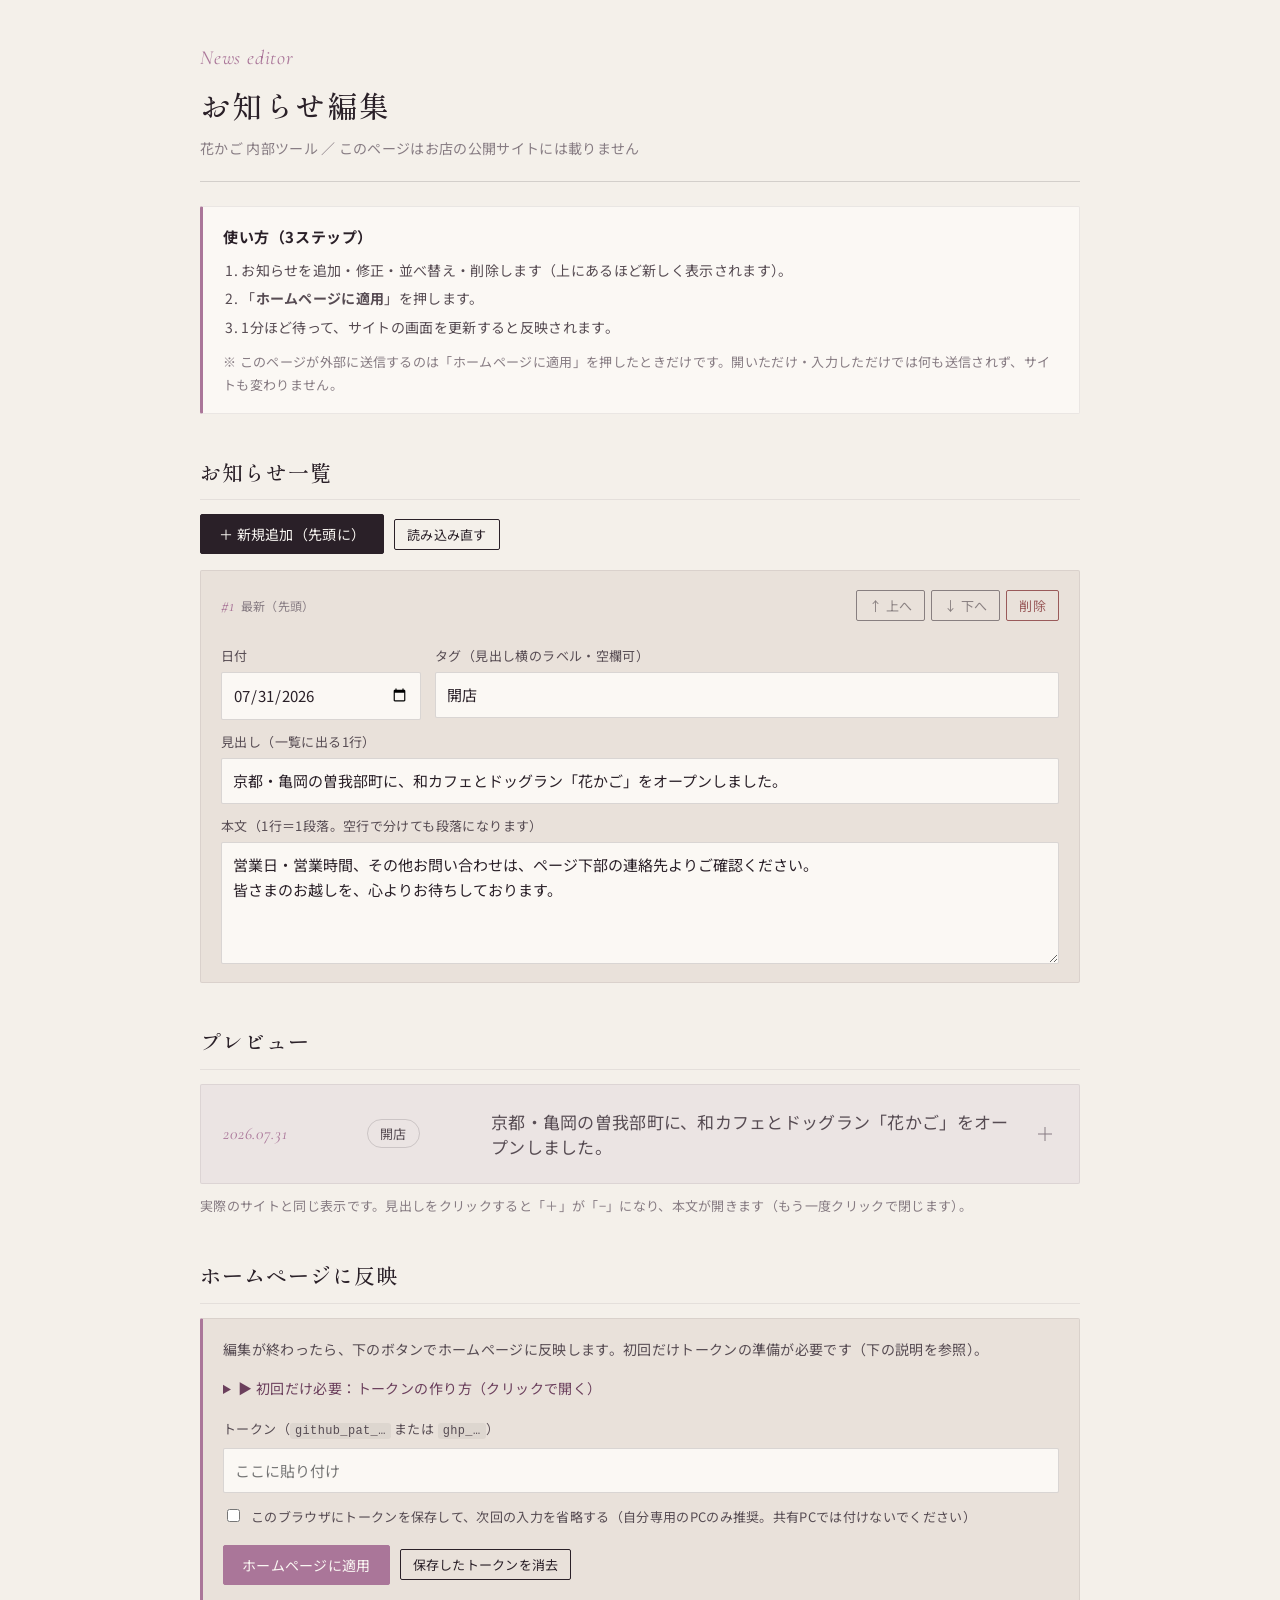
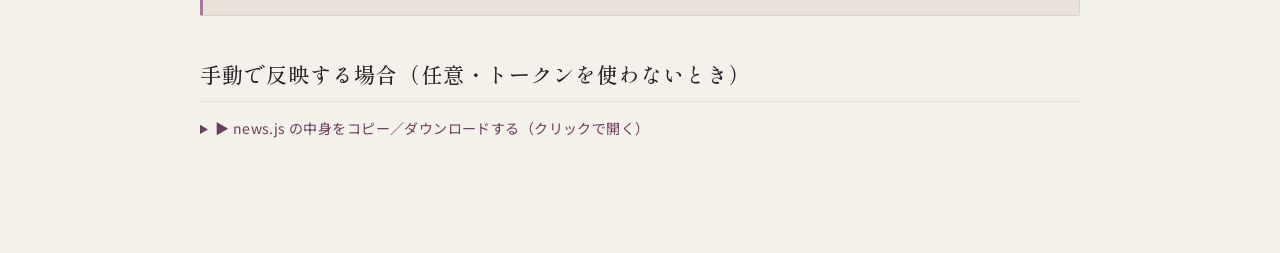
<file: tools/news-editor.html>
<!doctype html>
<html lang="ja">
<head>
<meta charset="utf-8">
<meta name="viewport" content="width=device-width, initial-scale=1">
<title>お知らせ編集 — 花かご（内部ツール）</title>
<link rel="icon" href="data:,">
<style>
  @import url('https://fonts.googleapis.com/css2?family=Shippori+Mincho:wght@500;600&family=Noto+Sans+JP:wght@300;400;500;700&family=Cormorant+Garamond:ital@1&display=swap');

  :root{
    --kinari:#f4f0ea; --kinari-2:#ebe4e3; --washi:#e9e1da; --shoji:#fbf8f4;
    --sumi:#2a2028; --sumi-2:#574c53; --sumi-3:#877c83; --sumi-4:#b6abb1;
    --hana:#aa7699; --hana-deep:#6b3f5c; --hana-pale:#eee1ea;
    --line:rgba(42,32,40,.16); --line-soft:rgba(42,32,40,.08);
    --jp:'Noto Sans JP','Hiragino Kaku Gothic ProN','Yu Gothic',sans-serif;
    --mincho:'Shippori Mincho','Hiragino Mincho ProN','Yu Mincho',serif;
    --en:'Cormorant Garamond',Georgia,serif;
  }
  *{box-sizing:border-box}
  body{
    margin:0; background:var(--kinari); color:var(--sumi);
    font-family:var(--jp); line-height:1.8; -webkit-font-smoothing:antialiased;
    letter-spacing:.02em;
  }
  .wrap{max-width:920px; margin:0 auto; padding:40px 20px 96px}

  header.page{border-bottom:1px solid var(--line); padding-bottom:20px; margin-bottom:24px}
  header.page .eyebrow{font-family:var(--en); font-style:italic; color:var(--hana); font-size:20px; letter-spacing:.04em}
  header.page h1{font-family:var(--mincho); font-weight:500; font-size:30px; letter-spacing:.06em; margin:2px 0 4px}
  header.page .sub{color:var(--sumi-3); font-size:14px}

  .guide{background:var(--shoji); border:1px solid var(--line-soft); border-left:3px solid var(--hana); padding:16px 20px; margin-bottom:32px; border-radius:2px}
  .guide h2{font-size:15px; margin:0 0 8px; letter-spacing:.04em}
  .guide ol{margin:0; padding-left:1.3em; font-size:14px; color:var(--sumi-2)}
  .guide li{margin:3px 0}
  .guide .note{font-size:13px; color:var(--sumi-3); margin:10px 0 0}

  h2.sec{font-family:var(--mincho); font-weight:500; font-size:21px; letter-spacing:.05em; margin:40px 0 14px; padding-bottom:8px; border-bottom:1px solid var(--line-soft)}

  .toolbar{display:flex; gap:10px; align-items:center; margin-bottom:16px; flex-wrap:wrap}

  button{
    font-family:var(--jp); font-size:14px; letter-spacing:.02em; cursor:pointer;
    border:1px solid var(--sumi); background:var(--sumi); color:var(--shoji);
    padding:9px 18px; border-radius:2px; transition:background .2s, transform .08s;
  }
  button:hover{background:#241a22}
  button:active{transform:scale(.98)}
  button.ghost{background:transparent; color:var(--sumi)}
  button.ghost:hover{background:rgba(42,38,34,.06)}
  button.small{padding:5px 12px; font-size:13px}
  button.danger{border-color:#9a5a5a; color:#9a5a5a; background:transparent}
  button.danger:hover{background:rgba(154,90,90,.08)}

  /* editor items */
  .item{background:var(--washi); border:1px solid var(--line-soft); border-radius:2px; padding:18px 20px; margin-bottom:16px}
  .item-head{display:flex; align-items:center; justify-content:space-between; margin-bottom:12px}
  .item-no{font-family:var(--en); font-style:italic; color:var(--hana); font-size:18px}
  .item-no small{font-family:var(--jp); font-style:normal; color:var(--sumi-3); font-size:12px; margin-left:6px}
  .move{display:flex; gap:6px}
  label.field{display:block; margin:10px 0 0; font-size:13px; color:var(--sumi-2); letter-spacing:.03em}
  label.field input, label.field textarea{
    display:block; width:100%; margin-top:5px; font-family:var(--jp); font-size:15px; color:var(--sumi);
    background:var(--shoji); border:1px solid var(--line); border-radius:2px; padding:9px 11px; line-height:1.7;
  }
  label.field textarea{resize:vertical; min-height:84px}
  label.field input:focus, label.field textarea:focus{outline:none; border-color:var(--hana)}
  .row2{display:grid; grid-template-columns:200px 1fr; gap:14px}
  .empty{color:var(--sumi-3); font-size:14px; padding:12px 0}

  /* preview — 実サイトと同じアコーディオン挙動 */
  .pv{background:var(--kinari-2); border:1px solid var(--line-soft); border-radius:2px; padding:0 22px; list-style:none; margin:0}
  .pv-item{border-top:1px solid var(--line-soft)}
  .pv-item:first-child{border-top:0}
  .pv-head{
    width:100%; background:transparent; border:0; cursor:pointer; text-align:left; color:inherit;
    display:grid; grid-template-columns:120px 100px 1fr 24px; gap:24px; align-items:center;
    padding:24px 0; font-family:var(--jp); letter-spacing:.02em;
  }
  .pv-head:hover{background:rgba(255,255,255,.30)}
  .pv-date{font-family:var(--en); font-style:italic; color:var(--hana); font-size:17px; letter-spacing:.05em}
  .pv-chip{justify-self:start; font-size:13px; padding:4px 12px; border-radius:999px; border:1px solid var(--line); color:var(--sumi-2)}
  .pv-title{font-size:17px; color:var(--sumi-2)}
  .pv-chev{width:24px; height:24px; position:relative; display:inline-block; transition:transform .24s cubic-bezier(.22,.61,.36,1); color:var(--sumi-3)}
  .pv-chev::before,.pv-chev::after{content:''; position:absolute; background:currentColor; left:50%; top:50%; transform:translate(-50%,-50%)}
  .pv-chev::before{width:14px; height:1px}
  .pv-chev::after{width:1px; height:14px; transition:opacity .24s ease}
  .pv-head[aria-expanded="true"] .pv-chev{transform:rotate(180deg); color:var(--hana)}
  .pv-head[aria-expanded="true"] .pv-chev::after{opacity:0}
  .pv-body{display:grid; grid-template-rows:0fr; transition:grid-template-rows .32s cubic-bezier(.22,.61,.36,1)}
  .pv-head[aria-expanded="true"] + .pv-body{grid-template-rows:1fr}
  .pv-body-inner{overflow:hidden; display:grid; grid-template-columns:120px 100px 1fr 24px; gap:24px}
  .pv-head[aria-expanded="true"] + .pv-body .pv-body-inner{padding:0 0 32px}
  .pv-body-text{grid-column:3 / 4; color:var(--sumi-2); font-size:15px; line-height:1.95; max-width:56ch}
  .pv-body-text p{margin:0}
  .pv-body-text p + p{margin-top:12px}
  @media(max-width:560px){
    .pv-head{grid-template-columns:1fr 24px; gap:4px 12px}
    .pv-date{grid-column:1; grid-row:1; font-size:14px}
    .pv-chip{grid-column:1; grid-row:2}
    .pv-title{grid-column:1; grid-row:3; font-size:15px; margin-top:4px}
    .pv-chev{grid-column:2; grid-row:1 / 4; align-self:center}
    .pv-body-inner{grid-template-columns:1fr; padding-right:24px}
    .pv-body-text{grid-column:1}
    .row2{grid-template-columns:1fr}
  }

  /* output */
  .out-actions{display:flex; gap:10px; margin-bottom:12px; flex-wrap:wrap; align-items:center}
  #out{width:100%; min-height:260px; font-family:ui-monospace,'SFMono-Regular',Consolas,'Courier New',monospace; font-size:13px; line-height:1.6; color:var(--sumi); background:var(--shoji); border:1px solid var(--line); border-radius:2px; padding:14px; white-space:pre; overflow:auto}
  .hint{font-size:13px; color:var(--sumi-3); margin:10px 0 0}
  #toast{position:fixed; left:50%; bottom:28px; transform:translateX(-50%) translateY(20px); background:var(--sumi); color:var(--shoji); padding:10px 20px; border-radius:2px; font-size:14px; opacity:0; pointer-events:none; transition:opacity .25s, transform .25s}
  #toast.show{opacity:1; transform:translateX(-50%) translateY(0)}

  code{font-family:ui-monospace,'SFMono-Regular',Consolas,monospace; font-size:.92em; background:rgba(42,32,40,.06); padding:1px 5px; border-radius:3px}
  button.accent{background:var(--hana); border-color:var(--hana)}
  button.accent:hover{background:var(--hana-deep); border-color:var(--hana-deep)}
  button:disabled{opacity:.5; cursor:default}

  /* GitHub 直接保存（A-②） */
  .gh{background:var(--washi); border:1px solid var(--line-soft); border-left:3px solid var(--hana); border-radius:2px; padding:18px 20px}
  .gh-lead{font-size:14px; color:var(--sumi-2); margin:0 0 14px}
  .gh-help{margin:0 0 16px; font-size:13px; color:var(--sumi-2)}
  .gh-help summary{cursor:pointer; color:var(--hana-deep); font-size:14px; letter-spacing:.03em}
  .gh-help ol{margin:10px 0 6px; padding-left:1.4em}
  .gh-help li{margin:4px 0}
  .gh-help .note{color:var(--sumi-3); font-size:12px; margin:8px 0 0}
  .gh-grid{display:grid; grid-template-columns:1fr 1fr; gap:14px}
  .gh-remember{display:flex; gap:8px; align-items:flex-start; font-size:13px; color:var(--sumi-2); margin-top:12px; cursor:pointer}
  .gh-remember input{margin-top:4px}
  .gh-status{margin-top:14px; padding:12px 14px; border-radius:2px; font-size:14px; line-height:1.7; white-space:pre-wrap; word-break:break-word}
  .gh-status.ok{background:rgba(124,138,85,.12); border:1px solid rgba(124,138,85,.35); color:#4d552f}
  .gh-status.err{background:rgba(154,90,90,.10); border:1px solid rgba(154,90,90,.35); color:#8f4f4f}
  .gh-status.busy{background:var(--shoji); border:1px solid var(--line); color:var(--sumi-2)}
  .gh-status a{color:inherit}
  @media(max-width:560px){ .gh-grid{grid-template-columns:1fr} }
</style>
</head>
<body>
  <div class="wrap">

    <header class="page">
      <span class="eyebrow">News editor</span>
      <h1>お知らせ編集</h1>
      <div class="sub">花かご 内部ツール ／ このページはお店の公開サイトには載りません</div>
    </header>

    <div class="guide">
      <h2>使い方（3ステップ）</h2>
      <ol>
        <li>お知らせを追加・修正・並べ替え・削除します（上にあるほど新しく表示されます）。</li>
        <li>「<strong>ホームページに適用</strong>」を押します。</li>
        <li>1分ほど待って、サイトの画面を更新すると反映されます。</li>
      </ol>
      <p class="note">※ このページが外部に送信するのは「ホームページに適用」を押したときだけです。開いただけ・入力しただけでは何も送信されず、サイトも変わりません。</p>
    </div>

    <h2 class="sec">お知らせ一覧</h2>
    <div class="toolbar">
      <button id="addBtn">＋ 新規追加（先頭に）</button>
      <button id="reloadBtn" class="ghost small">読み込み直す</button>
    </div>
    <div id="list"></div>

    <h2 class="sec">プレビュー</h2>
    <ul class="pv" id="pvList"></ul>
    <p class="hint">実際のサイトと同じ表示です。見出しをクリックすると「＋」が「−」になり、本文が開きます（もう一度クリックで閉じます）。</p>

    <h2 class="sec">ホームページに反映</h2>
    <div class="gh">
      <p class="gh-lead">編集が終わったら、下のボタンでホームページに反映します。初回だけトークンの準備が必要です（下の説明を参照）。</p>

      <details class="gh-help">
        <summary>▶ 初回だけ必要：トークンの作り方（クリックで開く）</summary>
        <ol>
          <li>GitHub → 右上アイコン → <strong>Settings</strong> → 左下 <strong>Developer settings</strong> → <strong>Fine-grained personal access tokens</strong> → <strong>Generate new token</strong></li>
          <li><strong>Repository access</strong>：「Only select repositories」→ <code>hanakago_homepages</code> を選択</li>
          <li><strong>Permissions</strong> → Repository permissions → <strong>Contents</strong> を <strong>Read and write</strong> に設定</li>
          <li>生成された <code>github_pat_…</code> をコピーし、下の「トークン」に貼り付け</li>
        </ol>
        <p class="note">※ トークンはこのリポジトリを書き換えられる鍵です。他人に渡さない・公開の場所に貼らないこと。上の権限（このリポジトリの Contents だけ）に絞れば、万一漏れても被害範囲を最小にできます。有効期限も短めがおすすめです。</p>
      </details>

      <label class="field">トークン（<code>github_pat_…</code> または <code>ghp_…</code>）
        <input type="password" id="ghToken" placeholder="ここに貼り付け" autocomplete="off">
      </label>
      <label class="gh-remember"><input type="checkbox" id="ghRemember"> このブラウザにトークンを保存して、次回の入力を省略する（自分専用のPCのみ推奨。共有PCでは付けないでください）</label>

      <div class="out-actions" style="margin-top:16px">
        <button id="ghSaveBtn" class="accent">ホームページに適用</button>
        <button id="ghClearBtn" class="ghost small">保存したトークンを消去</button>
      </div>
      <div id="ghStatus" class="gh-status" hidden></div>
    </div>

    <h2 class="sec">手動で反映する場合（任意・トークンを使わないとき）</h2>
    <details class="gh-help">
      <summary>▶ news.js の中身をコピー／ダウンロードする（クリックで開く）</summary>
      <p class="hint">編集すると自動で更新されます。トークンを使わず手動でコミットしたいときだけ使用します（この内容を <code>content/news.js</code> に貼り付け、または置き換えてコミット）。</p>
      <div class="out-actions">
        <button id="copyBtn" class="ghost">コピー</button>
        <button id="dlBtn" class="ghost">news.js をダウンロード</button>
      </div>
      <textarea id="out" readonly spellcheck="false"></textarea>
    </details>

  </div>

  <div id="toast"></div>

  <!-- 現在のお知らせデータを読み込む（表示は onload の app 側で行う） -->
  <script src="../content/news.js"></script>
  <script>
  (function(){
    "use strict";

    var HEADER =
      "/* =========================================================================\n" +
      "   お知らせ（News）データ ― これがサイトに表示される「正本」です\n" +
      "   =========================================================================\n" +
      "\n" +
      "   ■ 編集方法は2通り（どちらでも可）\n" +
      "     1. tools/news-editor.html をブラウザで開いてフォームで編集し、「ホームページに適用」を押す\n" +
      "     2. このファイルを直接編集する\n" +
      "        - { ... } を丸ごとコピーして上に貼り、date/tag/title/body を書き換える\n" +
      "        - 上にあるほど新しい。tag は不要なら \"\" 。body は段落ごとに \"...\" を , で区切る\n" +
      "\n" +
      "   ■ 反映\n" +
      "     編集後は保存してコミットするだけ（ビルド不要）。\n" +
      "   ========================================================================= */\n";

    var items = [];
    var nextId = 1;                 // 各項目に振る一時ID（開閉状態の追跡用。news.js には出力しない）
    var expanded = {};              // { id: true } … プレビューで開いている項目
    var listEl = document.getElementById('list');
    var pvEl   = document.getElementById('pvList');
    var outEl  = document.getElementById('out');

    function pad(x){ x = String(x); return x.length < 2 ? '0' + x : x; }
    // "2026.07.31" -> "2026-07-31"（<input type=date> 用）
    function dotToInput(d){
      var m = String(d || '').split('.');
      if (m.length === 3) return m[0] + '-' + pad(m[1]) + '-' + pad(m[2]);
      return '';
    }
    // "2026-07-31" -> "2026.07.31"（サイト表示用）
    function inputToDot(v){
      var m = String(v || '').split('-');
      if (m.length === 3) return m[0] + '.' + pad(m[1]) + '.' + pad(m[2]);
      return String(v || '');
    }
    function escHtml(s){
      return String(s == null ? '' : s)
        .replace(/&/g,'&amp;').replace(/</g,'&lt;').replace(/>/g,'&gt;');
    }
    function escAttr(s){ return escHtml(s).replace(/"/g,'&quot;'); }

    function loadFromData(){
      var src = Array.isArray(window.HANAKAGO_NEWS) ? window.HANAKAGO_NEWS : [];
      expanded = {};
      items = src.map(function(n){
        return {
          _id:   nextId++,
          date:  n.date || '',
          tag:   n.tag  || '',
          title: n.title || '',
          body:  Array.isArray(n.body) ? n.body.slice() : (n.body ? [String(n.body)] : [])
        };
      });
    }

    function renderList(){
      if (!items.length){
        listEl.innerHTML = '<div class="empty">お知らせがありません。「＋ 新規追加」から作成してください。</div>';
        return;
      }
      var html = items.map(function(it, i){
        return '' +
          '<div class="item" data-i="' + i + '">' +
            '<div class="item-head">' +
              '<span class="item-no">#' + (i + 1) + '<small>' + (i === 0 ? '最新（先頭）' : '') + '</small></span>' +
              '<div class="move">' +
                '<button class="ghost small" data-act="up"'   + (i === 0 ? ' disabled' : '') + '>↑ 上へ</button>' +
                '<button class="ghost small" data-act="down"' + (i === items.length - 1 ? ' disabled' : '') + '>↓ 下へ</button>' +
                '<button class="danger small" data-act="del">削除</button>' +
              '</div>' +
            '</div>' +
            '<div class="row2">' +
              '<label class="field">日付' +
                '<input type="date" data-f="date" value="' + dotToInput(it.date) + '">' +
              '</label>' +
              '<label class="field">タグ（見出し横のラベル・空欄可）' +
                '<input type="text" data-f="tag" value="' + escAttr(it.tag) + '" placeholder="例：開店 / 催し / 営業">' +
              '</label>' +
            '</div>' +
            '<label class="field">見出し（一覧に出る1行）' +
              '<input type="text" data-f="title" value="' + escAttr(it.title) + '" placeholder="例：花かご、開店いたしました。">' +
            '</label>' +
            '<label class="field">本文（1行＝1段落。空行で分けても段落になります）' +
              '<textarea data-f="body" rows="4" placeholder="本文を入力…">' + escHtml(it.body.join('\n')) + '</textarea>' +
            '</label>' +
          '</div>';
      }).join('');
      listEl.innerHTML = html;
    }

    function renderPreview(){
      if (!items.length){ pvEl.innerHTML = '<li class="empty" style="list-style:none">（表示するお知らせはありません）</li>'; return; }
      pvEl.innerHTML = items.map(function(it){
        var hasChip = !!(it.tag && it.tag.trim());
        var isOpen  = !!expanded[it._id];
        var paras = it.body.filter(function(p){ return p && p.trim() !== ''; });
        var bodyHtml = paras.length
          ? paras.map(function(p){ return '<p>' + escHtml(p) + '</p>'; }).join('')
          : '<p style="color:var(--sumi-3)">（本文未入力）</p>';
        return '' +
          '<li class="pv-item">' +
            '<button type="button" class="pv-head" data-id="' + it._id + '" aria-expanded="' + (isOpen ? 'true' : 'false') + '">' +
              '<span class="pv-date">' + escHtml(it.date || '日付未入力') + '</span>' +
              (hasChip ? '<span class="pv-chip">' + escHtml(it.tag) + '</span>' : '') +
              '<span class="pv-title">' + escHtml(it.title || '（見出し未入力）') + '</span>' +
              '<span class="pv-chev" aria-hidden="true"></span>' +
            '</button>' +
            '<div class="pv-body"><div class="pv-body-inner"><div class="pv-body-text">' + bodyHtml + '</div></div></div>' +
          '</li>';
      }).join('');
    }

    function buildFile(){
      var esc = function(s){ return JSON.stringify(String(s == null ? '' : s)); };
      var blocks = items.map(function(it){
        var paras = it.body.filter(function(p){ return p && p.trim() !== ''; });
        var bodyStr = paras.length
          ? 'body: [\n' + paras.map(function(p){ return '      ' + esc(p); }).join(',\n') + '\n    ]'
          : 'body: []';
        return '  {\n' +
          '    date:  ' + esc(it.date) + ',\n' +
          '    tag:   ' + esc(it.tag)  + ',\n' +
          '    title: ' + esc(it.title) + ',\n' +
          '    ' + bodyStr + '\n' +
          '  }';
      });
      var arr = blocks.length ? '\n\n' + blocks.join(',\n\n') + '\n\n' : '\n';
      return HEADER + '\nwindow.HANAKAGO_NEWS = [' + arr + '];\n';
    }

    function refreshOutput(){ outEl.value = buildFile(); }

    function renderAll(){ renderList(); renderPreview(); refreshOutput(); }

    // --- 入力（テキスト系）: モデル更新 + プレビュー/出力のみ更新（一覧は再描画しない=カーソル維持）
    listEl.addEventListener('input', function(e){
      var f = e.target.getAttribute('data-f');
      if (!f) return;
      var card = e.target.closest('.item');
      var i = Number(card.getAttribute('data-i'));
      if (isNaN(i) || !items[i]) return;
      if (f === 'date')  items[i].date  = inputToDot(e.target.value);
      if (f === 'tag')   items[i].tag   = e.target.value;
      if (f === 'title') items[i].title = e.target.value;
      if (f === 'body')  items[i].body  = e.target.value.split(/\n+/).map(function(s){ return s.trim(); }).filter(Boolean);
      renderPreview();
      refreshOutput();
    });

    // --- 構造操作（上下・削除）: 一覧ごと再描画
    listEl.addEventListener('click', function(e){
      var btn = e.target.closest('button[data-act]');
      if (!btn) return;
      var card = e.target.closest('.item');
      var i = Number(card.getAttribute('data-i'));
      var act = btn.getAttribute('data-act');
      if (act === 'up' && i > 0){ var t = items[i-1]; items[i-1] = items[i]; items[i] = t; }
      else if (act === 'down' && i < items.length - 1){ var u = items[i+1]; items[i+1] = items[i]; items[i] = u; }
      else if (act === 'del'){
        if (!confirm('このお知らせを削除しますか？')) return;
        items.splice(i, 1);
      }
      renderAll();
    });

    // --- プレビューの開閉（実サイトと同じアコーディオン。状態は expanded に保持）
    pvEl.addEventListener('click', function(e){
      var head = e.target.closest('.pv-head');
      if (!head) return;
      var id = Number(head.getAttribute('data-id'));
      var open = head.getAttribute('aria-expanded') === 'true';
      head.setAttribute('aria-expanded', open ? 'false' : 'true');
      if (open) delete expanded[id]; else expanded[id] = true;
    });

    document.getElementById('addBtn').addEventListener('click', function(){
      items.unshift({ _id: nextId++, date:'', tag:'', title:'', body:[] });
      renderAll();
      var first = listEl.querySelector('.item input[data-f="date"]');
      if (first) first.focus();
      window.scrollTo({ top: 0, behavior: 'smooth' });
    });

    document.getElementById('reloadBtn').addEventListener('click', function(){
      if (!confirm('編集中の内容を破棄して、現在の news.js を読み込み直しますか？')) return;
      loadFromData(); renderAll();
    });

    document.getElementById('copyBtn').addEventListener('click', function(){
      refreshOutput();
      var text = outEl.value;
      function done(){ toast('コピーしました'); }
      if (navigator.clipboard && navigator.clipboard.writeText){
        navigator.clipboard.writeText(text).then(done, fallback);
      } else { fallback(); }
      function fallback(){ outEl.removeAttribute('readonly'); outEl.select(); try{ document.execCommand('copy'); done(); }catch(_){ toast('コピーできませんでした。手動で選択してください'); } outEl.setAttribute('readonly',''); window.getSelection().removeAllRanges(); }
    });

    document.getElementById('dlBtn').addEventListener('click', function(){
      refreshOutput();
      var blob = new Blob([outEl.value], { type:'text/javascript;charset=utf-8' });
      var url = URL.createObjectURL(blob);
      var a = document.createElement('a');
      a.href = url; a.download = 'news.js';
      document.body.appendChild(a); a.click(); document.body.removeChild(a);
      setTimeout(function(){ URL.revokeObjectURL(url); }, 1000);
      toast('news.js をダウンロードしました');
    });

    /* ===== A-②：GitHub へ直接コミット ===== */
    var GH_KEY = 'hanakago_news_gh_token';
    // 固定設定（フォームからは操作しない）
    var GH_OWNER  = 'yusuke-nakakoji-japan';
    var GH_REPO   = 'hanakago_homepages';
    var GH_BRANCH = 'main';
    var GH_PATH   = 'content/news.js';
    var GH_MSG    = 'お知らせを更新';

    function ghStatus(kind, html){
      var el = document.getElementById('ghStatus');
      el.hidden = false; el.className = 'gh-status ' + kind; el.innerHTML = html;
    }
    // 日本語を含む文字列を安全に base64 化（UTF-8 → base64）
    function utf8ToBase64(str){
      var bytes = new TextEncoder().encode(str), bin = '';
      for (var i = 0; i < bytes.length; i++) bin += String.fromCharCode(bytes[i]);
      return btoa(bin);
    }
    function ghHeaders(token){
      return {
        'Authorization': 'Bearer ' + token,
        'Accept': 'application/vnd.github+json',
        'X-GitHub-Api-Version': '2022-11-28',
        'Content-Type': 'application/json'
      };
    }

    // 保存済みトークンがあれば復元
    try {
      var savedTok = localStorage.getItem(GH_KEY);
      if (savedTok) { document.getElementById('ghToken').value = savedTok; document.getElementById('ghRemember').checked = true; }
    } catch (_e) {}

    document.getElementById('ghSaveBtn').addEventListener('click', function(){
      var owner  = GH_OWNER,
          repo   = GH_REPO,
          branch = GH_BRANCH,
          pathf  = GH_PATH,
          token  = document.getElementById('ghToken').value.trim(),
          msg    = GH_MSG;

      if (!token) { ghStatus('err', 'トークンを入力してください。作り方は上の説明を開いてください。'); return; }

      // 保存する/しないをここで反映
      try {
        if (document.getElementById('ghRemember').checked) localStorage.setItem(GH_KEY, token);
        else localStorage.removeItem(GH_KEY);
      } catch (_e) {}

      refreshOutput();
      var content = outEl.value;
      var apiBase = 'https://api.github.com/repos/' + encodeURIComponent(owner) + '/' + encodeURIComponent(repo) +
                    '/contents/' + pathf.split('/').map(encodeURIComponent).join('/');

      var btn = this; btn.disabled = true;
      ghStatus('busy', 'GitHub に接続しています…');

      // 1) 現在のファイルの sha を取得（無ければ新規作成）
      fetch(apiBase + '?ref=' + encodeURIComponent(branch), { headers: ghHeaders(token) })
        .then(function(res){
          if (res.status === 404) return { sha: undefined }; // 新規作成
          if (res.status === 401) throw new Error('認証に失敗しました（401）。トークンが正しいか・期限切れでないか確認してください。');
          if (res.status === 403) throw new Error('権限がありません（403）。トークンに「Contents: Read and write」があるか、対象リポジトリが選ばれているか確認してください。');
          if (!res.ok) throw new Error('現在のファイル取得に失敗（' + res.status + '）。少し時間をおいて再度お試しください。');
          return res.json();
        })
        // 2) PUT でコミット
        .then(function(cur){
          var body = { message: msg, content: utf8ToBase64(content), branch: branch };
          if (cur && cur.sha) body.sha = cur.sha;
          return fetch(apiBase, { method: 'PUT', headers: ghHeaders(token), body: JSON.stringify(body) });
        })
        .then(function(res){ return res.json().then(function(data){ return { ok: res.ok, status: res.status, data: data }; }); })
        .then(function(r){
          if (!r.ok) {
            if (r.status === 409) throw new Error('競合しました（409）。他の変更が先に入っています。「読み込み直す」で最新を取り込み、再編集してから保存してください。');
            var m = (r.data && r.data.message) ? r.data.message : ('HTTP ' + r.status);
            throw new Error('保存に失敗（' + r.status + '）：' + m);
          }
          var url = (r.data.commit && r.data.commit.html_url) || '';
          ghStatus('ok', '✅ ホームページに反映しました。実際に表示されるまで数十秒〜数分かかります。少し待ってから、サイトの画面を更新して確認してください。' +
                          (url ? '\n変更の記録: <a href="' + url + '" target="_blank" rel="noopener">' + url + '</a>' : ''));
        })
        .catch(function(err){
          ghStatus('err', '⚠ ' + ((err && err.message) ? err.message : String(err)) +
                          '\n（そもそも通信できない場合は、ネット接続や、ローカルで開いている場合はブラウザの制限をご確認ください）');
        })
        .then(function(){ btn.disabled = false; });
    });

    document.getElementById('ghClearBtn').addEventListener('click', function(){
      try { localStorage.removeItem(GH_KEY); } catch (_e) {}
      document.getElementById('ghToken').value = '';
      document.getElementById('ghRemember').checked = false;
      ghStatus('busy', '保存していたトークンを消去しました。');
    });

    var toastTimer;
    function toast(msg){
      var t = document.getElementById('toast');
      t.textContent = msg; t.classList.add('show');
      clearTimeout(toastTimer);
      toastTimer = setTimeout(function(){ t.classList.remove('show'); }, 1800);
    }

    // 初期化
    loadFromData();
    renderAll();
  })();
  </script>
</body>
</html>
</file>
<file: styles/kit.css>
/* ==========================================================================
   Hanakago — 和カフェ × ドッグラン website kit
   Layout primitives shared across the site.
   Page-level overrides live inline in index.html (scoped under .hanakago).
   ========================================================================== */

@import url('./tokens.css');

* { box-sizing: border-box; }
html, body { margin: 0; padding: 0; background: var(--kinari); color: var(--fg-1); scroll-behavior: smooth; }
img { display: block; max-width: 100%; }
button { font-family: inherit; }

/* This kit ships inside an iframe inside an artboard.
   The artboard sets the iframe height; the kit body provides its own scroll. */
.hk-page {
  min-height: 100vh;
}

/* ----------------------------------------------------------------- HEADER */
.hk-header {
  position: fixed;
  inset: 0 0 auto 0;
  z-index: 50;
  display: grid;
  grid-template-columns: auto 1fr auto;
  align-items: center;
  gap: var(--s-7);
  padding: 18px 48px;
  background: transparent;
  transition: background var(--dur-sm) var(--ease), backdrop-filter var(--dur-sm) var(--ease), border-color var(--dur-sm) var(--ease), padding var(--dur-sm) var(--ease);
  border-bottom: 1px solid transparent;
}
.hk-header.is-scrolled {
  padding-block: 12px;
  background: rgba(244, 240, 234, 0.86);
  backdrop-filter: blur(14px) saturate(120%);
  -webkit-backdrop-filter: blur(14px) saturate(120%);
  border-bottom-color: var(--hairline-soft);
}
.hk-brand { display: flex; align-items: center; gap: 14px; color: var(--sumi); text-decoration: none; background: none !important; }
.hk-brand__mark { width: 38px; height: 38px; }
.hk-brand__name { display: grid; line-height: 1.1; }
.hk-brand__jp   { font-family: var(--font-display-jp); font-weight: 500; font-size: 22px; letter-spacing: 0.14em; color: var(--sumi); }
.hk-brand__en   { font-family: var(--font-display-en); font-style: italic; font-size: 12px; letter-spacing: 0.10em; color: var(--sumi-3); }

.hk-nav {
  display: flex;
  gap: 28px;
  justify-content: center;
  font-family: var(--font-body-jp);
  font-size: 13px;
  letter-spacing: 0.16em;
}
.hk-nav a {
  color: var(--sumi-2);
  padding: 6px 0;
  background-image: linear-gradient(currentColor, currentColor);
  background-repeat: no-repeat;
  background-size: 0% 1px;
  background-position: left 100%;
  transition: background-size var(--dur-sm) var(--ease), color var(--dur-sm) var(--ease);
}
.hk-nav a:hover { background-size: 100% 1px; color: var(--accent); }

.hk-hours-pill {
  display: inline-flex;
  align-items: center;
  gap: 8px;
  padding: 8px 16px;
  font-family: var(--font-body-jp);
  font-size: 12px;
  letter-spacing: 0.10em;
  background: rgba(255,255,255,.55);
  border: 1px solid var(--hairline-soft);
  border-radius: var(--r-1);
  color: var(--sumi-2);
}
.hk-hours-pill::before {
  content: "";
  width: 7px; height: 7px;
  border-radius: 50%;
  background: var(--sumi-4);
}
.hk-hours-pill.is-open::before { background: var(--accent); box-shadow: 0 0 0 3px rgba(170,118,153,.18); }
.hk-hours-pill.is-closed::before { background: var(--sumi-4); }

/* ---------------------------------------------------------------- SECTION */
.hk-section {
  max-width: var(--container);
  margin: 0 auto;
  padding: var(--section-py) var(--gutter);
}
.hk-section--narrow { max-width: 1080px; }
.hk-section--wide   { max-width: 1440px; }

.hk-eyebrow {
  font-family: var(--font-display-en);
  font-style: italic;
  font-size: var(--t-md);
  color: var(--accent);
  letter-spacing: 0.06em;
  display: inline-block;
}
.hk-h2 {
  font-family: var(--font-display-jp);
  font-weight: 500;
  font-size: var(--t-3xl);
  letter-spacing: 0.10em;
  line-height: 1.25;
  color: var(--sumi);
  margin: var(--s-2) 0 0;
}
.hk-sub {
  font-size: var(--t-base);
  color: var(--sumi-2);
  max-width: 60ch;
  margin: var(--s-4) 0 0;
  line-height: 2;
}

/* --------------------------------------------------------------- BUTTONS */
.hk-btn {
  display: inline-flex;
  align-items: center;
  gap: 10px;
  padding: 14px 24px;
  font-family: var(--font-body-jp);
  font-size: 13px;
  letter-spacing: 0.16em;
  border-radius: var(--r-1);
  border: 1px solid var(--sumi);
  background: var(--sumi);
  color: var(--shoji);
  cursor: pointer;
  transition: background var(--dur-sm) var(--ease), transform 100ms var(--ease);
  text-decoration: none;
  background-image: none !important;
}
.hk-btn:hover { background: #241a22; color: var(--shoji); }
.hk-btn:active { transform: scale(0.98); }
.hk-btn--ghost { background: transparent; color: var(--sumi); }
.hk-btn--ghost:hover { background: rgba(42,38,34,.05); color: var(--sumi); }
.hk-btn--matcha { background: var(--matcha-deep); border-color: var(--matcha-deep); }
.hk-btn--matcha:hover { background: #3f4828; }

.hk-chip {
  display: inline-flex;
  align-items: center;
  gap: 6px;
  padding: 4px 12px;
  font-size: 12px;
  letter-spacing: 0.10em;
  border-radius: var(--r-pill);
  border: 1px solid var(--hairline);
  color: var(--sumi-2);
  background: transparent;
}
.hk-chip--matcha { color: var(--matcha-deep); border-color: rgba(124,138,85,.30); background: rgba(124,138,85,.10); }
.hk-chip--hana   { color: var(--hana-deep);   border-color: var(--hana-pale); background: var(--hana-pale); }

/* -------------------------------------------------------- LIGHTBOX MODAL */
.hk-lightbox {
  position: fixed; inset: 0; z-index: 200;
  background: rgba(20, 17, 14, 0.82);
  display: flex; align-items: center; justify-content: center;
  opacity: 0; pointer-events: none;
  transition: opacity var(--dur-md) var(--ease);
  padding: 5vh 5vw;
}
.hk-lightbox.is-open { opacity: 1; pointer-events: auto; }
.hk-lightbox__img {
  max-width: 100%; max-height: 100%;
  box-shadow: 0 30px 80px rgba(0,0,0,.5);
  transform: scale(0.98);
  transition: transform var(--dur-md) var(--ease);
}
.hk-lightbox.is-open .hk-lightbox__img { transform: scale(1); }
.hk-lightbox__close {
  position: absolute; top: 24px; right: 24px;
  width: 40px; height: 40px;
  border-radius: var(--r-pill);
  border: 1px solid rgba(255,255,255,.3);
  background: transparent; color: rgba(255,255,255,.85);
  cursor: pointer; font-size: 18px;
  display: flex; align-items: center; justify-content: center;
}
.hk-lightbox__caption {
  position: absolute; left: 0; right: 0; bottom: 24px;
  text-align: center;
  font-family: var(--font-display-jp);
  font-size: var(--t-md); color: rgba(255,255,255,.85);
  letter-spacing: 0.10em;
}

/* --------------------------------------------------------- REVEAL ON SCROLL */
.hk-reveal {
  opacity: 0;
  transform: translateY(14px);
  transition: opacity var(--dur-lg) var(--ease), transform var(--dur-lg) var(--ease);
}
.hk-reveal.is-in { opacity: 1; transform: none; }

/* ------------------------------------------------------------- FOOTER */
.hk-footer { position: relative; background: var(--hana-panel-2); color: var(--shoji); overflow: hidden; }
.hk-footer__pattern {
  position: absolute; inset: 0;
  background-image: url('../assets/patterns/pattern-seigaiha.svg');
  background-size: 120px 60px;
  opacity: 0.05;
  pointer-events: none;
}
.hk-footer__inner {
  position: relative;
  max-width: var(--container); margin: 0 auto;
  padding: var(--s-9) var(--gutter) var(--s-7);
  display: grid; grid-template-columns: 1.2fr 2fr; gap: var(--s-9);
}
.hk-footer__brand { display: grid; gap: 6px; align-content: start; color: var(--shoji); }
.hk-footer__brand .hk-brand__jp { color: var(--shoji); font-size: var(--t-2xl); letter-spacing: 0.14em; }
.hk-footer__brand .hk-brand__en { color: var(--sumi-4); font-size: var(--t-base); }
.hk-footer__tag { font-family: var(--font-display-jp); font-size: var(--t-md); color: var(--sumi-4); letter-spacing: 0.08em; margin: var(--s-5) 0 0; }
.hk-footer__cols { display: grid; grid-template-columns: repeat(3, 1fr); gap: var(--s-6); align-content: start; }
.hk-footer__col  { display: grid; gap: var(--s-2); font-size: var(--t-sm); color: var(--sumi-4); letter-spacing: 0.06em; }
.hk-footer__col .hk-label { color: var(--shoji); margin-bottom: var(--s-2);
  font-family: var(--font-display-en); font-weight: 500; letter-spacing: 0.22em;
  text-transform: uppercase; font-size: 12px; }
.hk-footer__col a { color: var(--sumi-4); display: inline-flex; align-items: center; gap: 8px; }
.hk-footer__col a:hover { color: var(--shoji); }
.hk-footer__legal {
  position: relative;
  display: flex; justify-content: space-between;
  padding: var(--s-5) var(--gutter);
  border-top: 1px solid rgba(255,255,255,.08);
  font-family: var(--font-display-en);
  font-style: italic;
  font-size: var(--t-xs);
  letter-spacing: 0.06em;
  color: var(--sumi-3);
  max-width: var(--container); margin: 0 auto;
}

/* ------------------------------------------------- DOG-RUN COMMON BITS */
.hk-pricing {
  display: grid;
  grid-template-columns: repeat(3, 1fr);
  gap: 0;
  border-top: 1px solid var(--hairline);
  border-bottom: 1px solid var(--hairline);
}
.hk-pricing__col {
  padding: var(--s-6) var(--s-5);
  border-right: 1px solid var(--hairline-soft);
}
.hk-pricing__col:last-child { border-right: 0; }
.hk-pricing__plan {
  font-family: var(--font-display-en); font-style: italic;
  font-size: var(--t-md); color: var(--accent);
  letter-spacing: 0.06em; margin-bottom: var(--s-3);
}
.hk-pricing__jp {
  font-family: var(--font-display-jp); font-weight: 500;
  font-size: var(--t-xl); color: var(--sumi);
  letter-spacing: 0.08em; margin-bottom: var(--s-4);
}
.hk-pricing__price {
  font-family: var(--font-display-jp); font-size: var(--t-2xl);
  color: var(--sumi); letter-spacing: 0.04em; margin-bottom: var(--s-3);
}
.hk-pricing__price .yen { font-size: var(--t-md); color: var(--sumi-3); margin-right: 4px; }
.hk-pricing__price .unit { font-size: var(--t-base); color: var(--sumi-3); margin-left: 6px; }
.hk-pricing__note { font-size: var(--t-sm); color: var(--sumi-3); line-height: 1.85; }

.hk-rules {
  display: grid;
  grid-template-columns: repeat(2, 1fr);
  gap: var(--s-4) var(--s-7);
}
.hk-rule {
  display: grid;
  grid-template-columns: 28px 1fr;
  gap: var(--s-4);
  padding: var(--s-4) 0;
  border-bottom: 1px dashed var(--hairline-soft);
}
.hk-rule__no {
  font-family: var(--font-display-en); font-style: italic;
  color: var(--accent); font-size: var(--t-base);
  letter-spacing: 0.06em; padding-top: 2px;
}
.hk-rule__body { font-size: var(--t-sm); color: var(--sumi-2); line-height: 1.85; }
.hk-rule__body strong {
  display: block;
  font-family: var(--font-display-jp); font-weight: 500;
  font-size: var(--t-base); color: var(--sumi);
  letter-spacing: 0.06em; margin-bottom: 4px;
}
</file>
